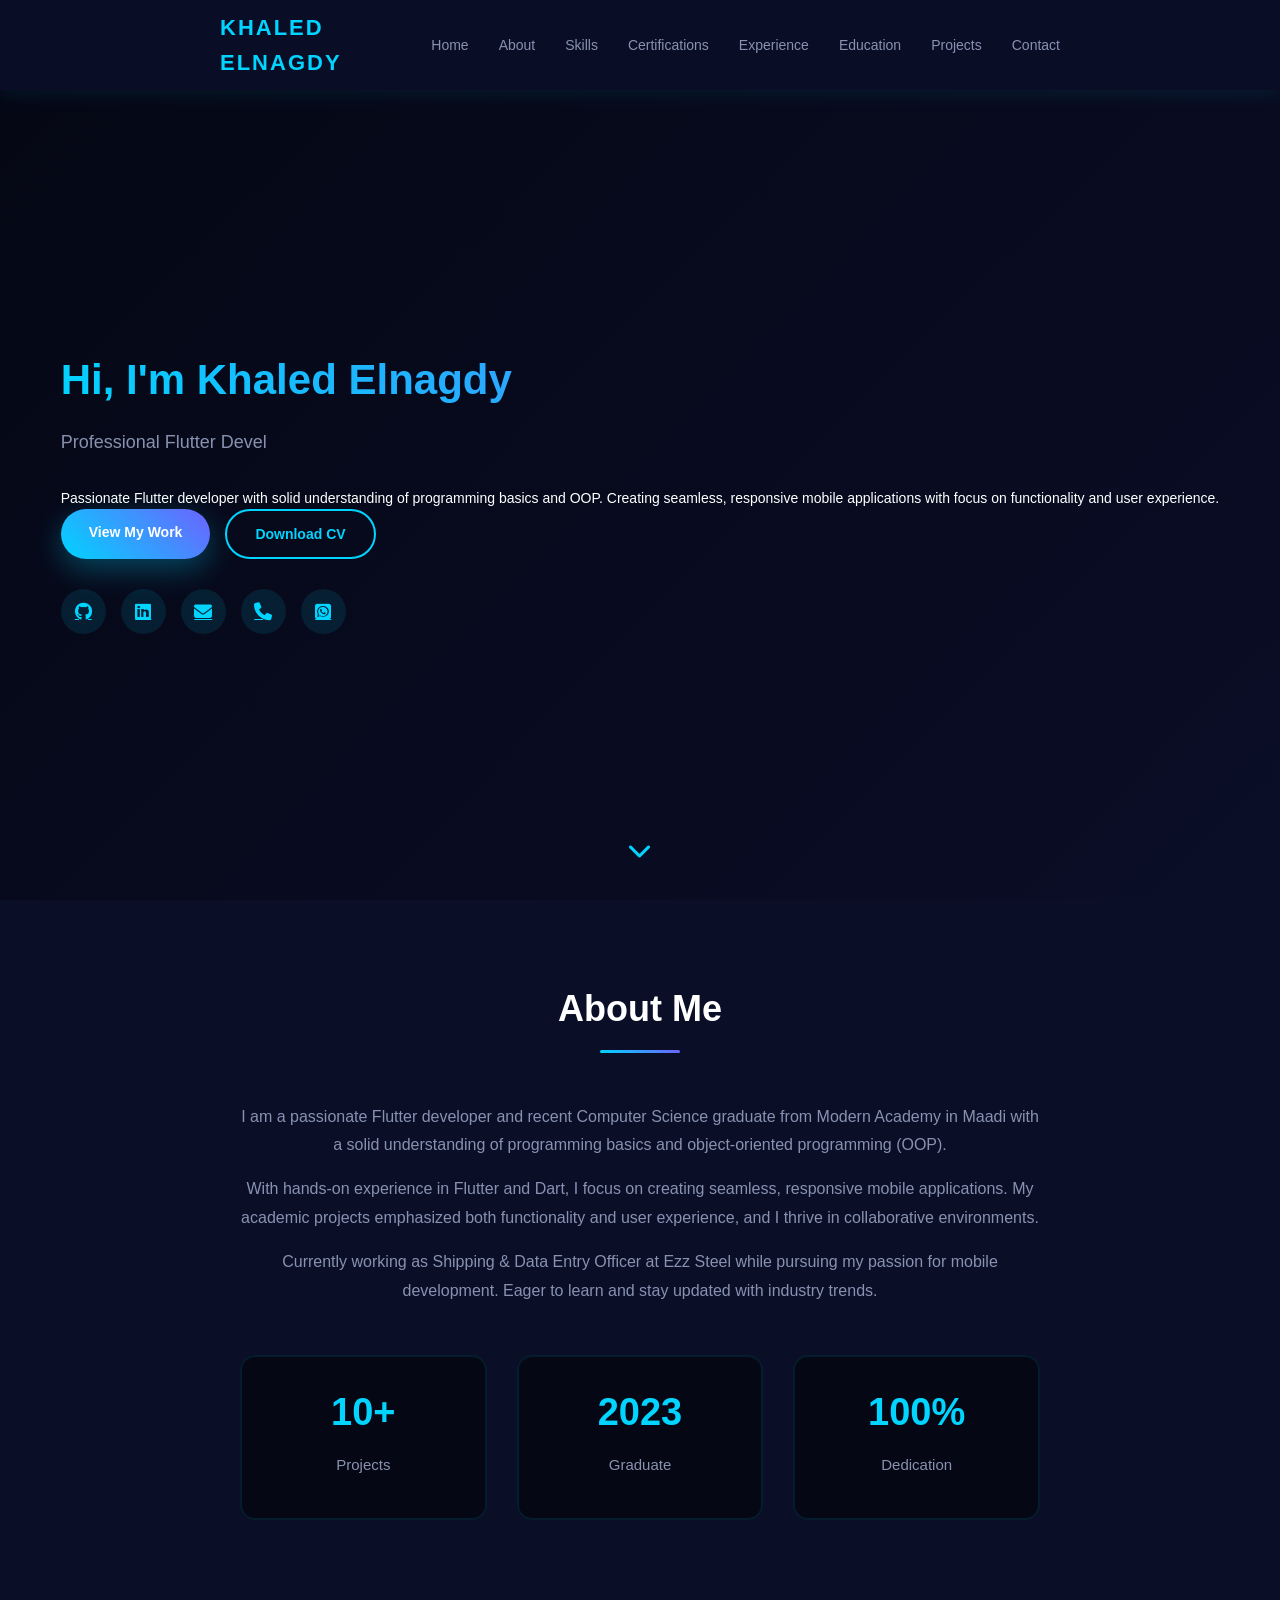
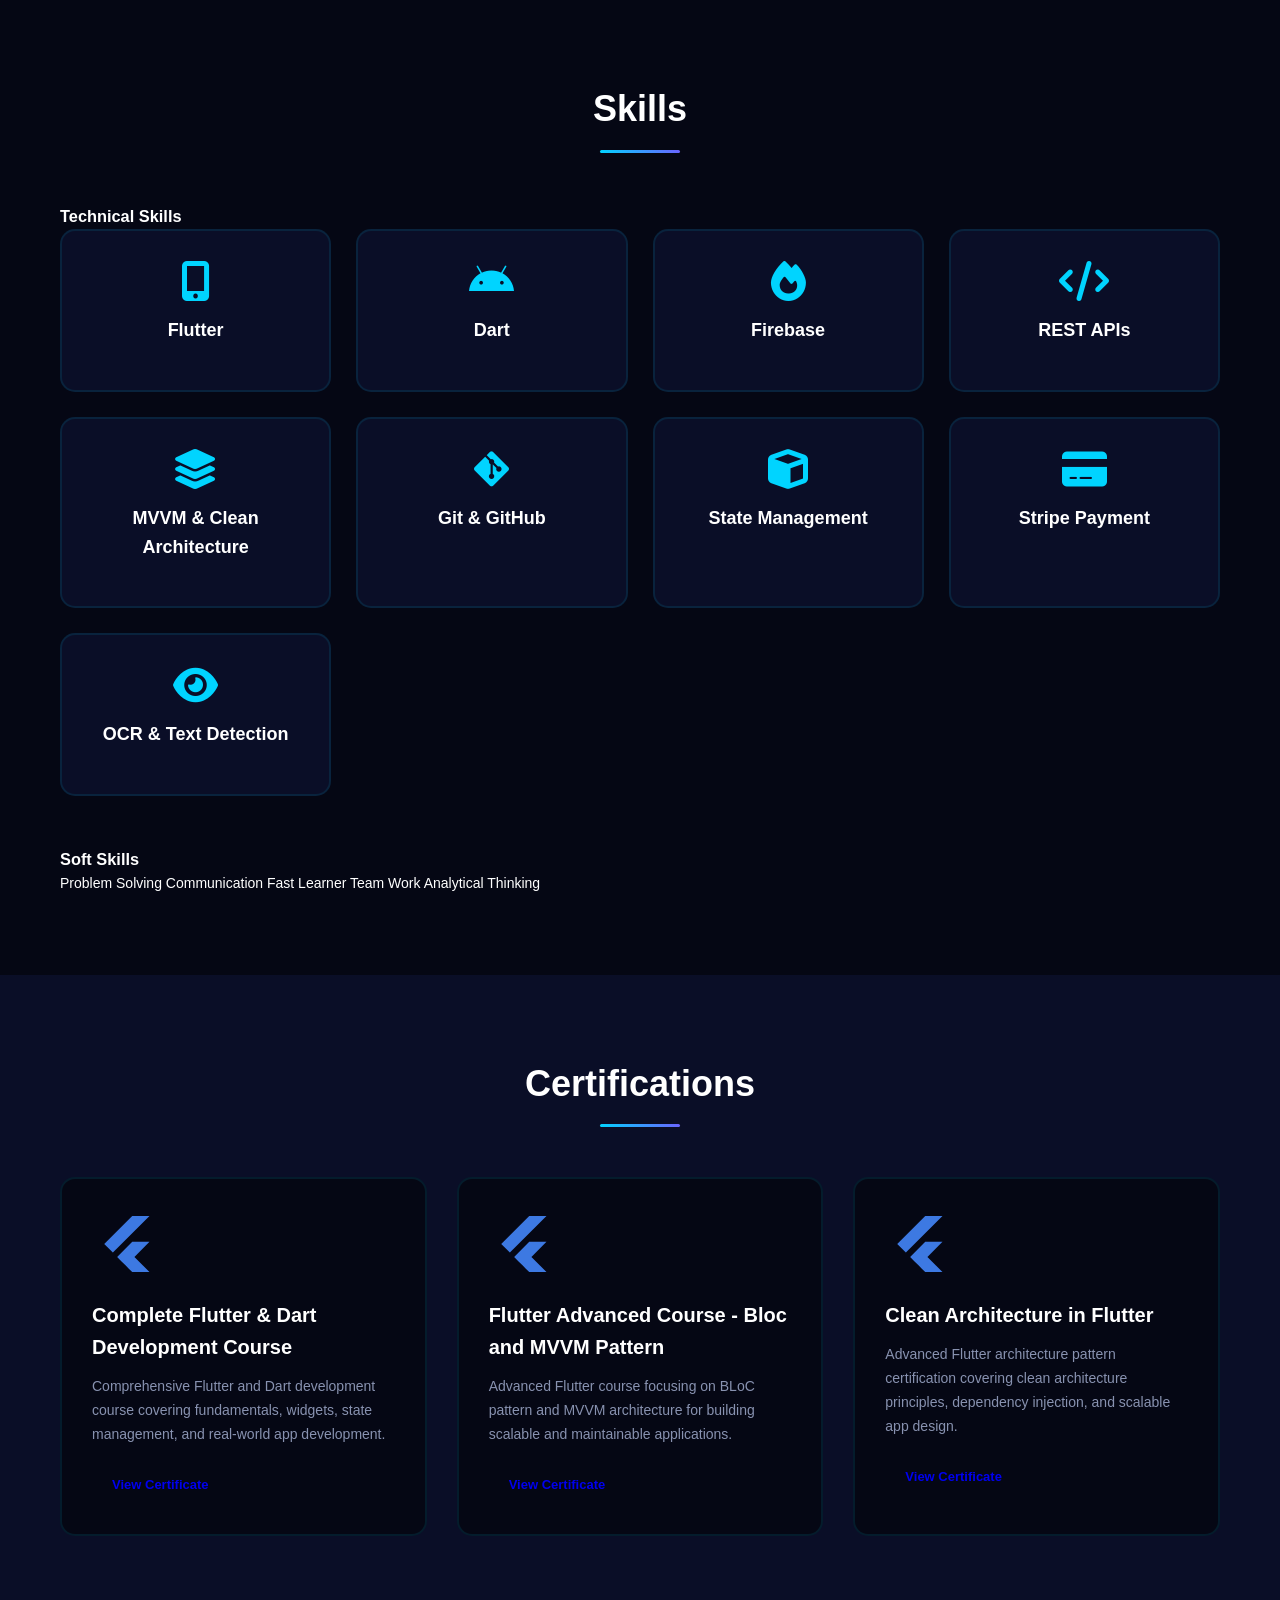
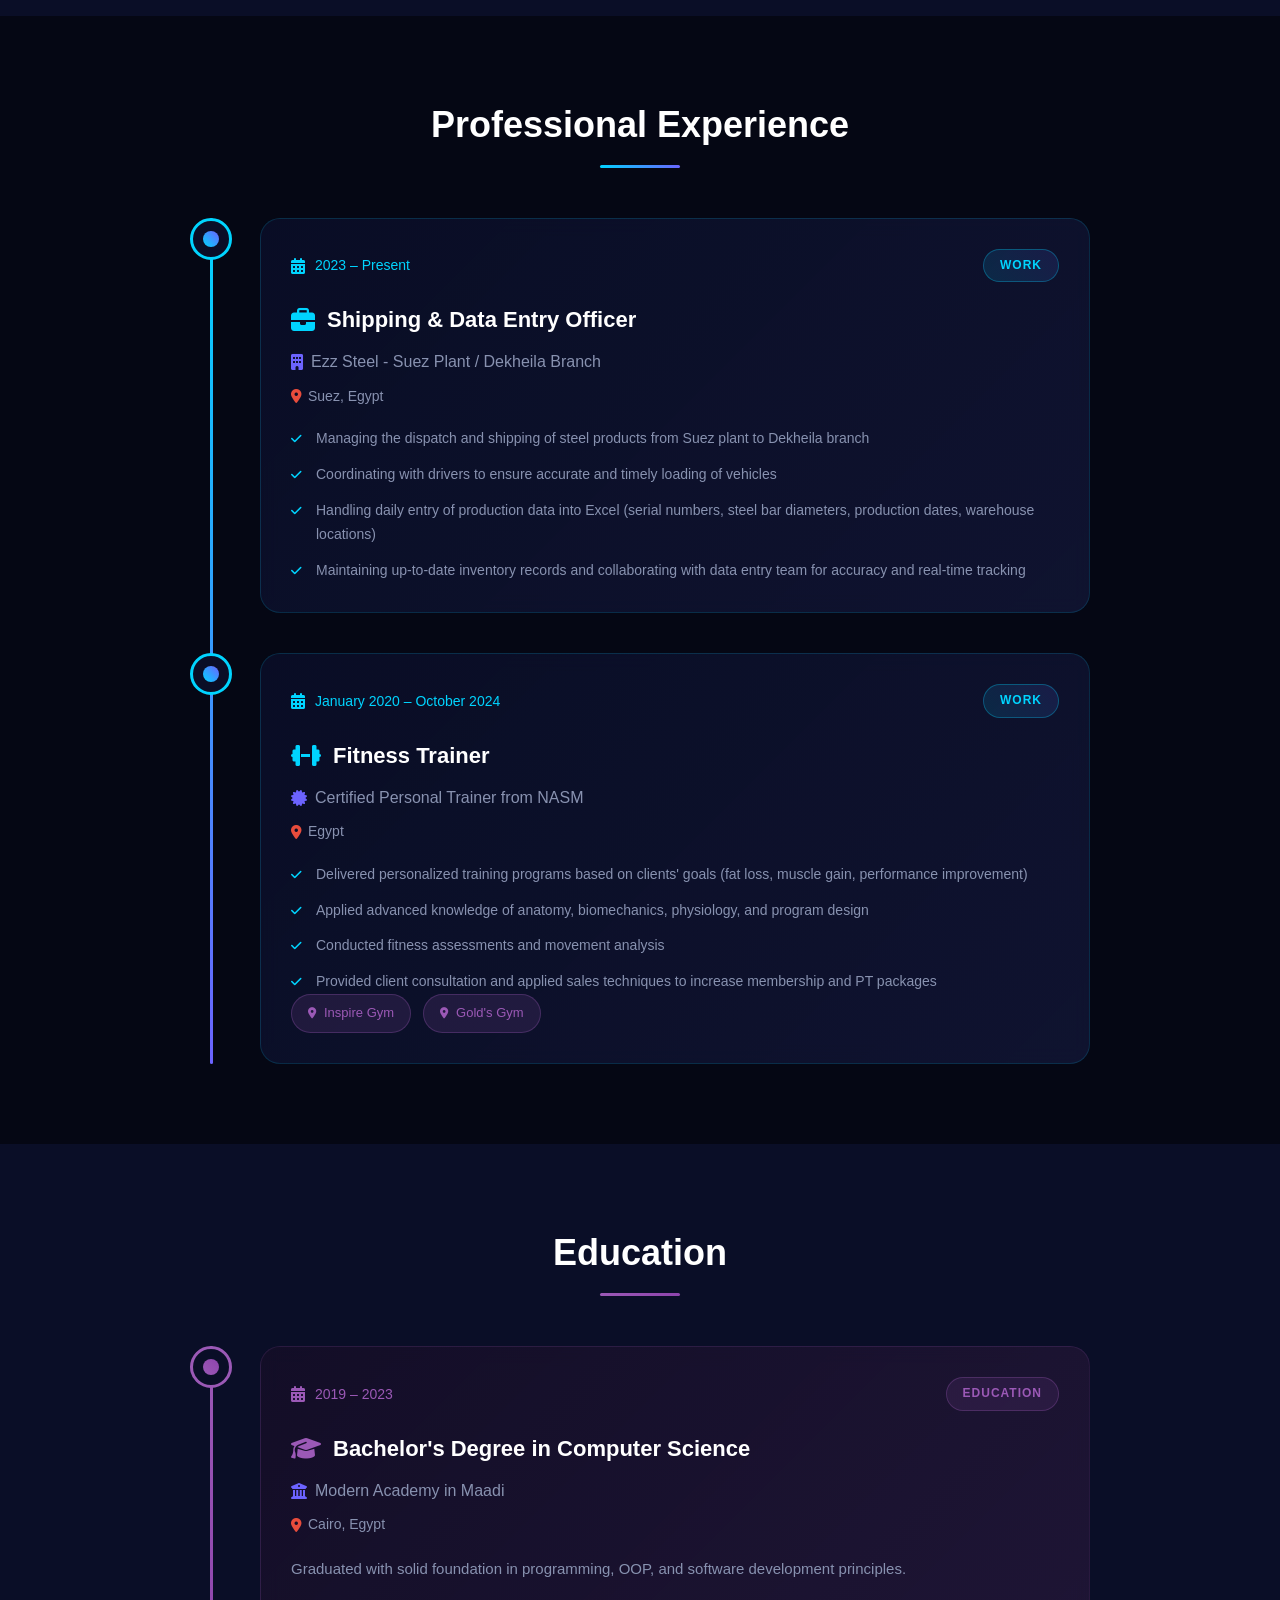
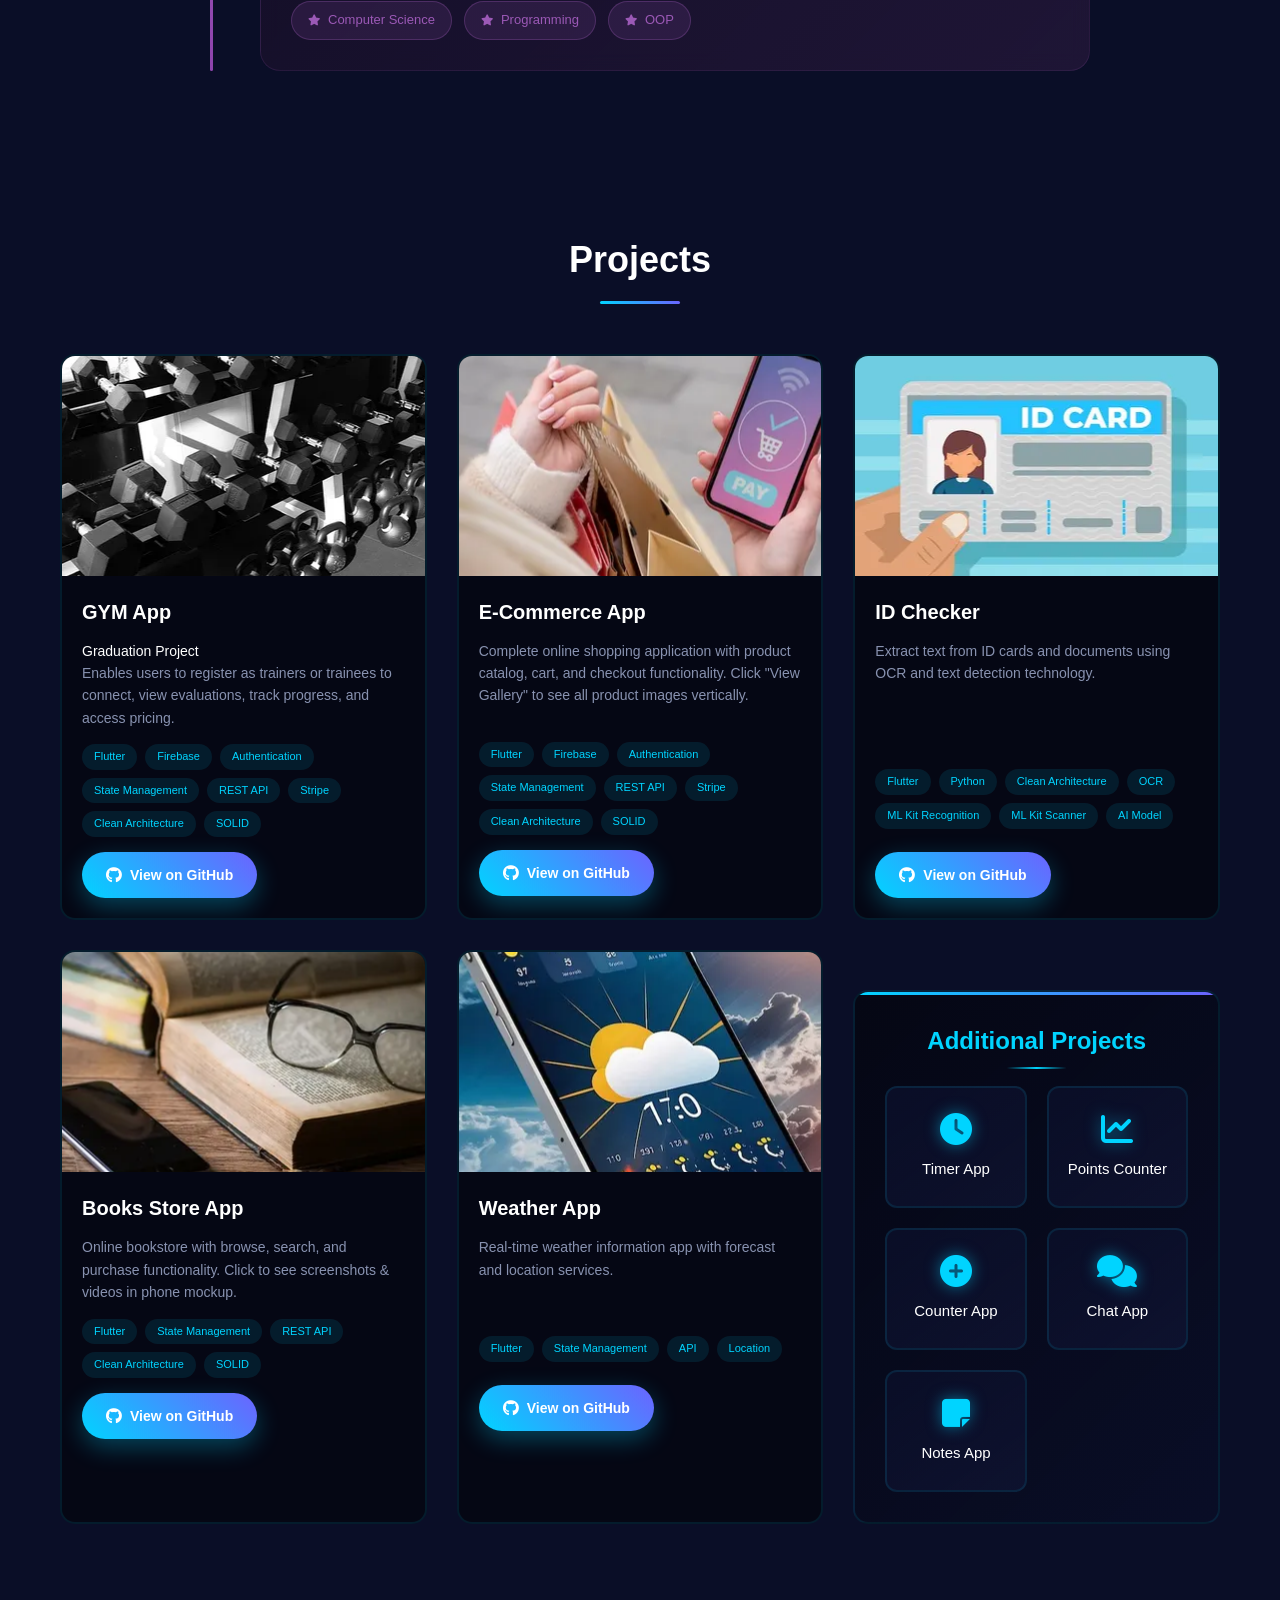
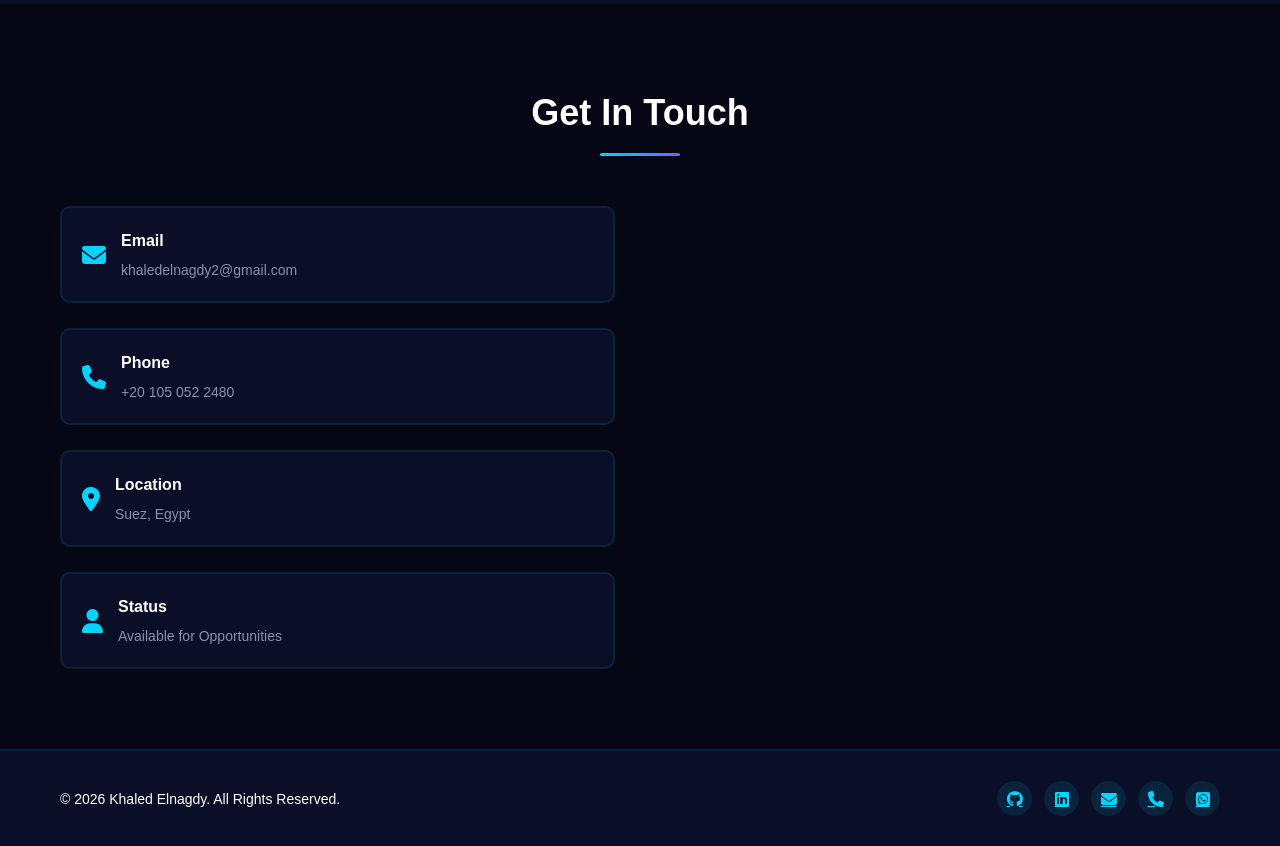
<file: index.html>
<!DOCTYPE html>
<html lang="en">
<head>
    <meta charset="UTF-8">
    <meta name="viewport" content="width=device-width, initial-scale=1.0">
    <title>Khaled Elnagdy - Flutter Developer</title>
    <link rel="stylesheet" href="style.css">
    <link rel="stylesheet" href="education-style.css">
    <link rel="stylesheet" href="https://cdnjs.cloudflare.com/ajax/libs/font-awesome/6.4.0/css/all.min.css">
</head>
<body>
    <!-- Navbar -->
    <nav class="navbar">
        <div class="container">
            <div class="logo">KHALED ELNAGDY</div>
            <ul class="nav-links">
                <li><a href="#home">Home</a></li>
                <li><a href="#about">About</a></li>
                <li><a href="#skills">Skills</a></li>
                <li><a href="#certifications">Certifications</a></li>
                <li><a href="#experience">Experience</a></li>
                <li><a href="#education">Education</a></li>
                <li><a href="#projects">Projects</a></li>
                <li><a href="#contact">Contact</a></li>
            </ul>
            <div class="hamburger" onclick="toggleMenu()">
                <span></span>
                <span></span>
                <span></span>
            </div>
        </div>
    </nav>

    <!-- Hero Section -->
    <section id="home" class="hero">
        <div class="hero-content">
            <div class="hero-text">
                <h1 class="glitch" data-text="Hi, I'm Khaled Elnagdy">Hi, I'm Khaled Elnagdy</h1>
                <p class="typewriter">Flutter Developer</p>
                <p class="hero-description">
                    Passionate Flutter developer with solid understanding of programming basics and OOP. 
                    Creating seamless, responsive mobile applications with focus on functionality and user experience.
                </p>
                <div class="hero-buttons">
                    <a href="#projects" class="btn btn-primary">View My Work</a>
                    <a href="images/Khaled_Elnagdy_April26.pdf" download class="btn btn-secondary">Download CV</a>
                </div>
                <div class="social-links">
                    <a href="https://github.com/khaledelnagdy10" target="_blank"><i class="fab fa-github"></i></a>
                    <a href="https://www.linkedin.com/in/khaled-elnagdy-2982a7276?utm_source=share&utm_campaign=share_via&utm_content=profile&utm_medium=ios_app" target="_blank"><i class="fab fa-linkedin"></i></a>
                    <a href="mailto:khaledelnagdy2@gmail.com"><i class="fas fa-envelope"></i></a>
                    <a href="tel:+201050522480"><i class="fas fa-phone"></i></a>
                    <a href="https://wa.me/message/Q3N4PANHESJLI1"><i class="fa-brands fa-square-whatsapp"></i></a>
                </div>
            </div>
        </div>
        <div class="scroll-indicator">
            <a href="#about">
                <i class="fas fa-chevron-down"></i>
            </a>
        </div>
    </section>

    <!-- About Section -->
    <section id="about" class="about">
        <div class="container">
            <h2 class="section-title">About Me</h2>
            <div class="about-content">
                <div class="about-text">
                    <p>
                        I am a passionate Flutter developer and recent Computer Science graduate from Modern Academy in Maadi 
                        with a solid understanding of programming basics and object-oriented programming (OOP).
                    </p>
                    <p>
                        With hands-on experience in Flutter and Dart, I focus on creating seamless, responsive mobile applications. 
                        My academic projects emphasized both functionality and user experience, and I thrive in collaborative environments.
                    </p>
                    <p>
                        Currently working as Shipping & Data Entry Officer at Ezz Steel while pursuing my passion for mobile development. 
                        Eager to learn and stay updated with industry trends.
                    </p>
                    <div class="stats">
                        <div class="stat">
                            <h3>10+</h3>
                            <p>Projects</p>
                        </div>
                        <div class="stat">
                            <h3>2023</h3>
                            <p>Graduate</p>
                        </div>
                        <div class="stat">
                            <h3>100%</h3>
                            <p>Dedication</p>
                        </div>
                    </div>
                </div>
            </div>
        </div>
    </section>

    <!-- Skills Section -->
    <section id="skills" class="skills">
        <div class="container">
            <h2 class="section-title">Skills</h2>
            
            <h3 class="skills-subtitle">Technical Skills</h3>
            <div class="skills-grid">
                <div class="skill-card">
                    <i class="fas fa-mobile-alt"></i>
                    <h3>Flutter</h3>
                </div>
                <div class="skill-card">
                    <i class="fab fa-android"></i>
                    <h3>Dart</h3>
                </div>
                <div class="skill-card">
                    <i class="fas fa-fire"></i>
                    <h3>Firebase</h3>
                </div>
                <div class="skill-card">
                    <i class="fas fa-code"></i>
                    <h3>REST APIs</h3>
                </div>
                <div class="skill-card">
                    <i class="fas fa-layer-group"></i>
                    <h3>MVVM & Clean Architecture</h3>
                </div>
                <div class="skill-card">
                    <i class="fab fa-git-alt"></i>
                    <h3>Git & GitHub</h3>
                </div>
                <div class="skill-card">
                    <i class="fas fa-cube"></i>
                    <h3>State Management</h3>
                </div>
                <div class="skill-card">
                    <i class="fas fa-credit-card"></i>
                    <h3>Stripe Payment</h3>
                </div>
                <div class="skill-card">
                    <i class="fas fa-eye"></i>
                    <h3>OCR & Text Detection</h3>
                </div>
            </div>

            <h3 class="skills-subtitle" style="margin-top: 50px;">Soft Skills</h3>
            <div class="soft-skills">
                <span class="soft-skill-tag">Problem Solving</span>
                <span class="soft-skill-tag">Communication</span>
                <span class="soft-skill-tag">Fast Learner</span>
                <span class="soft-skill-tag">Team Work</span>
                <span class="soft-skill-tag">Analytical Thinking</span>
            </div>
        </div>
    </section>

    <!-- Certifications Section -->
    <section id="certifications" class="certifications">
        <div class="container">
            <h2 class="section-title">Certifications</h2>
            <div class="certifications-grid">
                <div class="certification-card">
                    <div class="certification-icon">
                    </div>
                    <div class="certification-content">
                        <h3>Complete Flutter & Dart Development Course</h3>
                        <p>Comprehensive Flutter and Dart development course covering fundamentals, widgets, state management, and real-world app development.</p>
                        <a href="images/Complete Flutter & Dart Development Course.pdf" target="_blank" class="btn btn-small">View Certificate</a>
                    </div>
                </div>
                <div class="certification-card">
                    <div class="certification-icon">
                    </div>
                    <div class="certification-content">
                        <h3>Flutter Advanced Course - Bloc and MVVM Pattern</h3>
                        <p>Advanced Flutter course focusing on BLoC pattern and MVVM architecture for building scalable and maintainable applications.</p>
                        <a href="images/Flutter Advanced Course Bloc and MVVM Pattern.pdf" target="_blank" class="btn btn-small">View Certificate</a>
                    </div>
                </div>
                <div class="certification-card">
                    <div class="certification-icon">
                    </div>
                    <div class="certification-content">
                        <h3>Clean Architecture in Flutter</h3>
                        <p>Advanced Flutter architecture pattern certification covering clean architecture principles, dependency injection, and scalable app design.</p>
                        <a href="images/Clean Architecture in Flutter.pdf" target="_blank" class="btn btn-small">View Certificate</a>
                    </div>
                </div>
            </div>
        </div>
    </section>

    <!-- Experience Section -->
    <section id="experience" class="experience">
        <div class="container">
            <h2 class="section-title">Professional Experience</h2>
            <div class="experience-timeline">
                
                <!-- Experience Item 1: Current Work -->
                <div class="experience-item">
                    <div class="experience-marker">
                        <div class="marker-dot"></div>
                        <div class="marker-line"></div>
                    </div>
                    <div class="experience-card">
                        <div class="card-header">
                            <div class="experience-date">
                                <i class="fas fa-calendar-alt"></i>
                                <span>2023 – Present</span>
                            </div>
                            <span class="experience-badge work">Work</span>
                        </div>
                        <div class="experience-content">
                            <div class="title-row">
                                <i class="fas fa-briefcase"></i>
                                <h3>Shipping & Data Entry Officer</h3>
                            </div>
                            <h4 class="company"><i class="fas fa-building"></i> Ezz Steel - Suez Plant / Dekheila Branch</h4>
                            <p class="location"><i class="fas fa-map-marker-alt"></i> Suez, Egypt</p>
                            <ul class="responsibilities">
                                <li>Managing the dispatch and shipping of steel products from Suez plant to Dekheila branch</li>
                                <li>Coordinating with drivers to ensure accurate and timely loading of vehicles</li>
                                <li>Handling daily entry of production data into Excel (serial numbers, steel bar diameters, production dates, warehouse locations)</li>
                                <li>Maintaining up-to-date inventory records and collaborating with data entry team for accuracy and real-time tracking</li>
                            </ul>
                        </div>
                    </div>
                </div>

                <!-- Experience Item 2: Fitness Trainer -->
                <div class="experience-item">
                    <div class="experience-marker">
                        <div class="marker-dot"></div>
                        <div class="marker-line"></div>
                    </div>
                    <div class="experience-card">
                        <div class="card-header">
                            <div class="experience-date">
                                <i class="fas fa-calendar-alt"></i>
                                <span>January 2020 – October 2024</span>
                            </div>
                            <span class="experience-badge work">Work</span>
                        </div>
                        <div class="experience-content">
                            <div class="title-row">
                                <i class="fas fa-dumbbell"></i>
                                <h3>Fitness Trainer</h3>
                            </div>
                            <h4 class="company"><i class="fas fa-certificate"></i> Certified Personal Trainer from NASM</h4>
                            <p class="location"><i class="fas fa-map-marker-alt"></i> Egypt</p>
                            <ul class="responsibilities">
                                <li>Delivered personalized training programs based on clients' goals (fat loss, muscle gain, performance improvement)</li>
                                <li>Applied advanced knowledge of anatomy, biomechanics, physiology, and program design</li>
                                <li>Conducted fitness assessments and movement analysis</li>
                                <li>Provided client consultation and applied sales techniques to increase membership and PT packages</li>
                            </ul>
                            <div class="education-highlights">
                                <span><i class="fas fa-location-dot"></i> Inspire Gym</span>
                                <span><i class="fas fa-location-dot"></i> Gold's Gym</span>
                            </div>
                        </div>
                    </div>
                </div>

            </div>
        </div>
    </section>

    <!-- Education Section -->
    <section id="education" class="experience">
        <div class="container">
            <h2 class="section-title">Education</h2>
            <div class="experience-timeline">
                
                <!-- Education Item 1 -->
                <div class="experience-item">
                    <div class="experience-marker">
                        <div class="marker-dot"></div>
                        <div class="marker-line"></div>
                    </div>
                    <div class="experience-card">
                        <div class="card-header">
                            <div class="experience-date">
                                <i class="fas fa-calendar-alt"></i>
                                <span>2019 – 2023</span>
                            </div>
                            <span class="experience-badge education">Education</span>
                        </div>
                        <div class="experience-content">
                            <div class="title-row">
                                <i class="fas fa-graduation-cap"></i>
                                <h3>Bachelor's Degree in Computer Science</h3>
                            </div>
                            <h4 class="company"><i class="fas fa-university"></i> Modern Academy in Maadi</h4>
                            <p class="location"><i class="fas fa-map-marker-alt"></i> Cairo, Egypt</p>
                            <p class="education-description">Graduated with solid foundation in programming, OOP, and software development principles.</p>
                            <div class="education-highlights">
                                <span><i class="fas fa-star"></i> Computer Science</span>
                                <span><i class="fas fa-star"></i> Programming</span>
                                <span><i class="fas fa-star"></i> OOP</span>
                            </div>
                        </div>
                    </div>
                </div>

            </div>
        </div>
    </section>

    <!-- Projects Section -->
    <section id="projects" class="projects">
        <div class="container">
            <h2 class="section-title">Projects</h2>
            <div class="projects-grid">
                
                <!-- Project 1: GYM App -->
<div class="project-card" data-gallery="gym">
                    <div class="project-image" id="gym">
                        <div class="project-overlay">
                            <a href="#" class="btn btn-small">View Gallery</a>
                        </div>
                    </div>
                    <div class="project-info">
                        <div class="project-header">
                            <h3>GYM App</h3>
                            <span class="project-badge graduation">Graduation Project</span>
                        </div>
                        <p>Enables users to register as trainers or trainees to connect, view evaluations, track progress, and access pricing.</p>
                        <div class="project-tags">
                            <span>Flutter</span>
                            <span>Firebase</span>
                            <span>Authentication</span>
                            <span>State Management</span>
                            <span>REST API</span>
                            <span>Stripe</span>
                            <span>Clean Architecture</span>
                            <span>SOLID</span>
                        </div>
                        <a href="https://github.com/khaledelnagdy10/gym-ap-ap-ap.git" class="project-link"><i class="fab fa-github"></i> View on GitHub</a>
                    </div>
                </div>

                <!-- Project 2: E-commerce App -->
<div class="project-card" data-gallery="ecommerce">
                    <div class="project-image" id="e-commerce">
<div class="project-overlay">
                            <a href="#" class="btn btn-small" onclick="openEcommerceModal(event)">View Gallery</a>
                        </div>
                    </div>
                    <div class="project-info">
                        <h3>E-Commerce App</h3>
                        <p>Complete online shopping application with product catalog, cart, and checkout functionality. Click "View Gallery" to see all product images vertically.</p>
                        <div class="project-tags" id="koko">
                            <span>Flutter</span>
                            <span>Firebase</span>
                            <span>Authentication</span>
                            <span>State Management</span>
                            <span>REST API</span>
                            <span>Stripe</span>
                            <span>Clean Architecture</span>
                            <span>SOLID</span>
                        </div>
                        <a href="https://github.com/khaledelnagdy10/e-commerce.git" class="project-link"><i class="fab fa-github"></i> View on GitHub</a>
                    </div>
                </div>



                <!-- Project 3: Uber App -->
                <!-- <div class="project-card">
                    <div class="project-image" id="uber"> 

                        <div class="project-overlay">
                            <a href="#" class="btn btn-small">View Details</a>
                        </div>
                    </div>
                    <div class="project-info">
                        <div class="project-header">
                            <h3>Uber App</h3>
                            <span class="project-badge training">Training Project</span>
                        </div>
                        <p>Ride-sharing application clone with maps integration and real-time tracking.</p>
                        <div class="project-tags">
                            <span>Flutter</span>
                            <span>Firebase</span>
                            <span>Authentication</span>
                            <span>State Management</span>
                            <span>REST API</span>
                            <span>Stripe</span>
                            <span>Clean Architecture</span>
                            <span>SOLID</span>
                            <span>Maps</span>
                            <span>Real-time</span>
                        </div>
                        <div class="view-in-github" id="e-Commerce">
                            <a href="https://github.com/Neotin695/uber_user_app" class="project-link"><i class="fab fa-github"></i> View on GitHub</a>
                        </div>
                        
                    </div>
                </div> -->

                <!-- Project 4: ID Checker -->
<div class="project-card" data-gallery="idchecker">
                    <div class="project-image" id="idChecker">
                        <div class="project-overlay">
                            <a href="#" class="btn btn-small" onclick="openIdCheckerModal(event)">View Gallery</a>
                        </div>
                    </div>
                    <div class="project-info">
                        <h3>ID Checker</h3>
                        <p>Extract text from ID cards and documents using OCR and text detection technology.</p>
                        <div class="project-tags" id="soso">
                            <span>Flutter</span>
                            <span>Python</span>
                            <span>Clean Architecture</span>
                            <span>OCR</span>
                            <span>ML Kit Recognition</span>
                            <span>ML Kit Scanner</span>
                            <span>AI Model</span>
                            <a href="https://github.com/khaledelnagdy10/id_checker/tree/main/flutter_id_checker" class="project-link"><i class="fab fa-github"></i> View on GitHub</a>
                        </div>
                    </div>
                </div> 

                <!-- Project 5: Books Store -->
<div class="project-card" data-gallery="bookstore">
                    <div class="project-image" id="bookStore">
                        <div class="project-overlay">
                            <a href="#" class="btn btn-small" onclick="openBookStoreModal(event)">View Gallery</a>
                        </div>
                    </div>
                    <div class="project-info">
                        <h3>Books Store App</h3>
                        <p>Online bookstore with browse, search, and purchase functionality. Click to see screenshots & videos in phone mockup.</p>
                        <div class="project-tags">
                            <span>Flutter</span>
                            <span>State Management</span>
                            <span>REST API</span> 
                            <span>Clean Architecture</span>
                            <span>SOLID</span>
                        </div>
                        <a href="https://github.com/khaledelnagdy10/Bookly_app.git" class="project-link"><i class="fab fa-github"></i> View on GitHub</a>
                    </div>
                </div>

                <!-- Books Store Gallery Grid (Hidden Toggle)
                <div id="bookStoreGallery" style="display: none; grid-column: 1 / -1; margin: 20px 0; padding: 30px; background: linear-gradient(135deg, var(--darker), var(--dark)); border-radius: 20px; border: 2px solid rgba(0,212,255,0.2);">
                    <div style="display: flex; justify-content: space-between; align-items: center; margin-bottom: 25px;">
                        <h3 style="font-size: 24px; margin: 0;">📚 Books Store App Gallery</h3>
                        <button onclick="toggleBookStoreGallery()" style="padding: 10px 20px; background: var(--primary); color: white; border: none; border-radius: 25px; cursor: pointer;">Close Gallery</button>
                    </div>
                    <div class="products-grid">
                        <div class="product-container">
                            <video src="Books Store/WhatsApp Video 2026-03-15 at 11.44.30 PM.mp4" muted loop preload="metadata" playsinline class="product-image"></video>
                            <div class="product-overlay">
                                <a href="#" onclick="openBookStoreModal(event); return false;" class="btn">Phone View</a>
                            </div>
                        </div>
                        <div class="product-container">
                            <img src="Books Store/WhatsApp Image 2026-03-15 at 11.44.30 PM (1).jpeg" alt="Books Store Screen 1" class="product-image">
                            <div class="product-overlay">
                                <a href="#" onclick="openBookStoreModal(event); return false;" class="btn">Phone View</a>
                            </div>
                        </div>
                        <div class="product-container">
                            <img src="Books Store/WhatsApp Image 2026-03-15 at 11.44.30 PM.jpeg" alt="Books Store Screen 2" class="product-image">
                            <div class="product-overlay">
                                <a href="#" onclick="openBookStoreModal(event); return false;" class="btn">Phone View</a>
                            </div>
                        </div>
                        <div class="product-container">
                            <video src="Books Store/WhatsApp Video 2026-03-15 at 11.44.31 PM.mp4" muted loop preload="metadata" playsinline class="product-image"></video>
                            <div class="product-overlay">
                                <a href="#" onclick="openBookStoreModal(event); return false;" class="btn">Phone View</a>
                            </div>
                        </div>
                    </div>
                </div> -->

                <!-- Project 6: Weather App -->
<div class="project-card" data-gallery="weather">
                    <div class="project-image" id="weatherApp">
                        <div class="project-overlay">
                            <a href="#" class="btn btn-small">View Gallery</a>
                        </div>
                    </div>
                    <div class="project-info">
                        <h3>Weather App</h3>
                        <p>Real-time weather information app with forecast and location services.</p>
                        <div class="project-tags" id="popo">
                            <span>Flutter</span>
                            <span>State Management</span>
                            <span>API</span>
                            <span>Location</span>
                            <a href="https://github.com/khaledelnagdy10/weather_app.git" class="project-link"><i class="fab fa-github"></i> View on GitHub</a>
                        </div>

                        
                    </div>
                </div>

                <!-- Small Projects Grid -->
                <div class="small-projects">
                    <h3 class="small-projects-title">Additional Projects</h3>
                    <div class="small-projects-grid">
                        <div class="small-project-card">
                            <i class="fas fa-clock"></i>
                            <h4>Timer App</h4>
                        </div>
                        <div class="small-project-card">
                            <i class="fas fa-chart-line"></i>
                            <h4>Points Counter</h4>
                        </div>
                        <div class="small-project-card">
                            <i class="fas fa-plus-circle"></i>
                            <h4>Counter App</h4>
                        </div>
                        <div class="small-project-card">
                            <i class="fas fa-comments"></i>
                            <h4>Chat App</h4>
                        </div>
                        <div class="small-project-card">
                            <i class="fas fa-sticky-note"></i>
                            <h4>Notes App</h4>
                        </div>
                    </div>
                </div>

            </div>
        </div>
    </section>

    <!-- Contact Section -->
    <section id="contact" class="contact">
        <div class="container">
            <h2 class="section-title">Get In Touch</h2>
            <div class="contact-content">
                <div class="contact-info">
                    <div class="contact-item">
                        <i class="fas fa-envelope"></i>
                        <div>
                            <h4>Email</h4>
                            <p>khaledelnagdy2@gmail.com</p>
                        </div>
                    </div>
                    <div class="contact-item">
                        <i class="fas fa-phone"></i>
                        <div>
                            <h4>Phone</h4>
                            <p>+20 105 052 2480</p>
                        </div>
                    </div>
                    <div class="contact-item">
                        <i class="fas fa-map-marker-alt"></i>
                        <div>
                            <h4>Location</h4>
                            <p>Suez, Egypt</p>
                        </div>
                    </div>
                    <div class="contact-item">
                        <i class="fas fa-user"></i>
                        <div>
                            <h4>Status</h4>
                            <p>Available for Opportunities</p>
                        </div>
                    </div>
                </div>
  
            </div>
        </div>
    </section>

    <!-- Footer -->
    <footer class="footer">
        <div class="container">
            <p>&copy; 2026 Khaled Elnagdy. All Rights Reserved.</p>
            <div class="footer-social">
                <a href="https://github.com/khaledelnagdy10" target="_blank"><i class="fab fa-github"></i></a>
                <a href="https://www.linkedin.com/in/khaled-elnagdy-2982a7276?utm_source=share&utm_campaign=share_via&utm_content=profile&utm_medium=ios_app" target="_blank"><i class="fab fa-linkedin"></i></a>
                <a href="mailto:khaledelnagdy2@gmail.com"><i class="fas fa-envelope"></i></a>
                <a href="tel:+201050522480"><i class="fas fa-phone"></i></a>
                <a href="https://wa.me/message/Q3N4PANHESJLI1"><i class="fa-brands fa-square-whatsapp"></i></a>
            </div>
        </div>
    </footer>

    <script src="script.js"></script>
    <script>
        function toggleMenu() {
            const hamburger = document.querySelector('.hamburger');
            const navLinks = document.querySelector('.nav-links');
            hamburger.classList.toggle('active');
            navLinks.classList.toggle('active');
        }
        
        // Close menu when clicking on a nav link
        document.querySelectorAll('.nav-links a').forEach(link => {
            link.addEventListener('click', () => {
                document.querySelector('.nav-links').classList.remove('active');
                document.querySelector('.hamburger').classList.remove('active');
            });
        });
    </script>
</body>
</html>
</file>
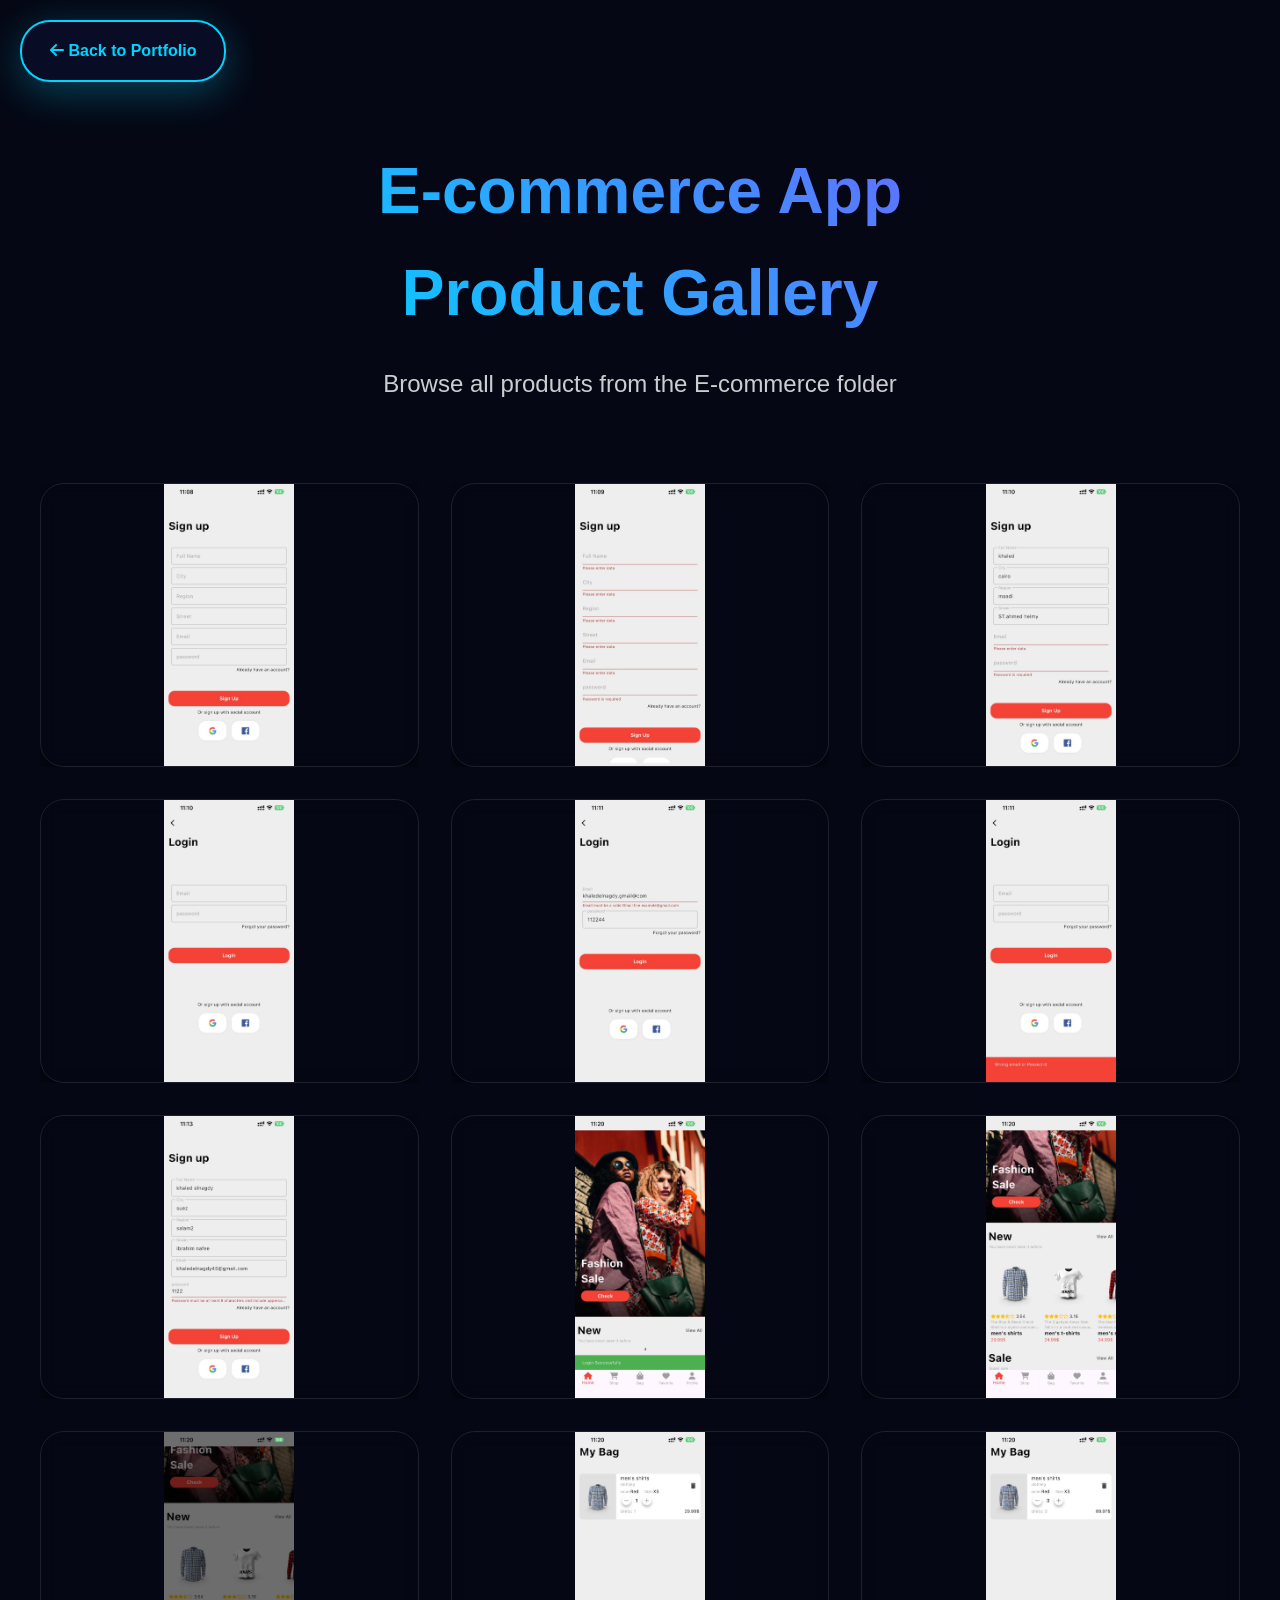
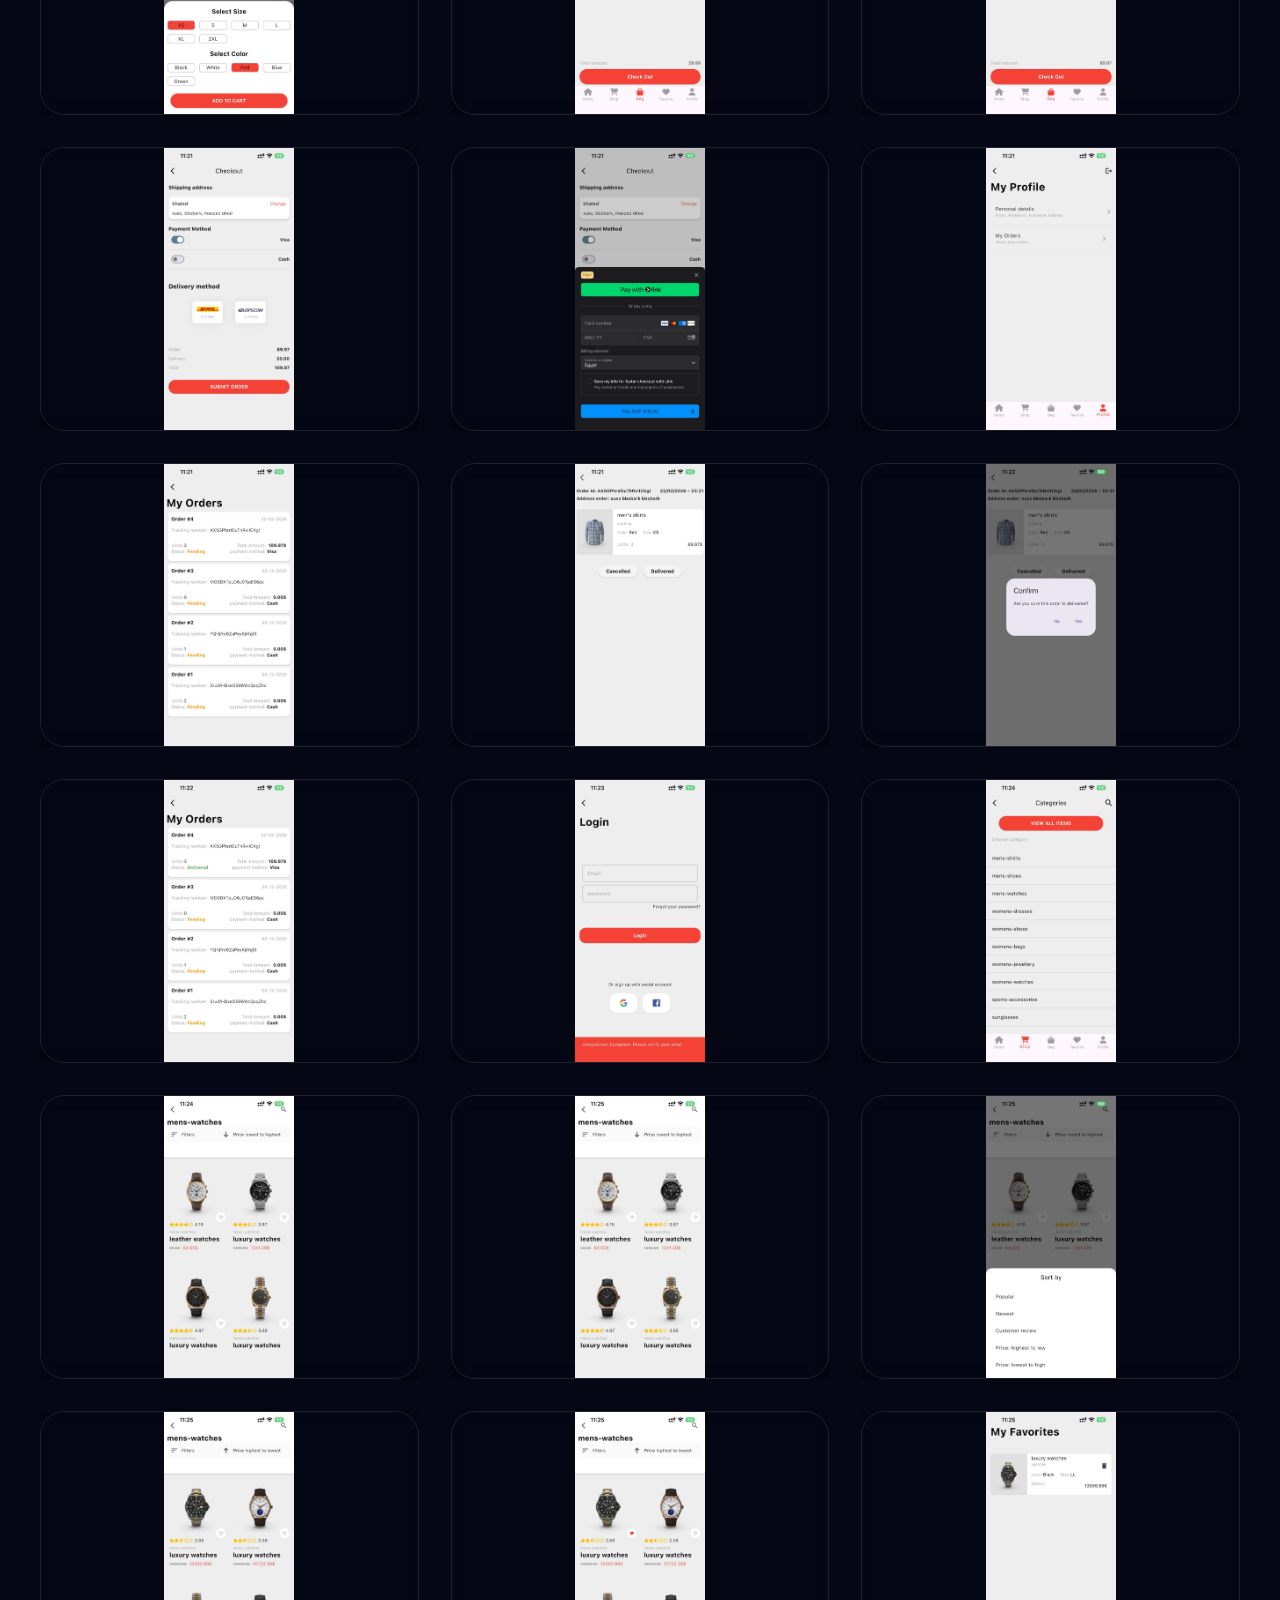
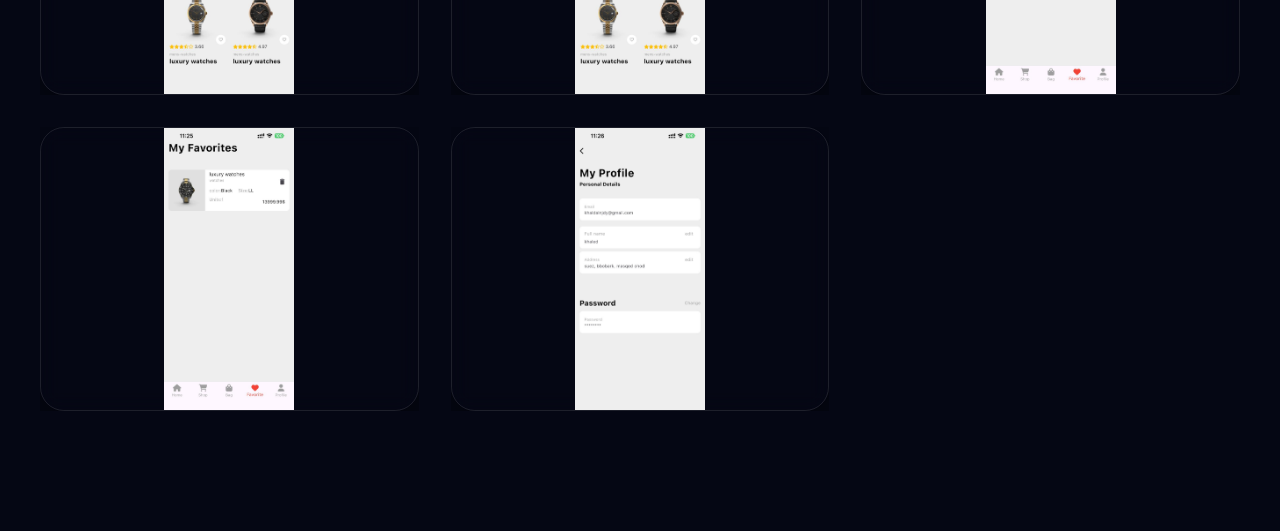
<file: ecommerce-gallery.html>
<!DOCTYPE html>
<html lang="en">
<head>
    <meta charset="UTF-8">
    <meta name="viewport" content="width=device-width, initial-scale=1.0">
    <title>E-commerce App - Product Gallery | Khaled Elnagdy</title>
    <link rel="stylesheet" href="style.css">
    <link rel="stylesheet" href="https://cdnjs.cloudflare.com/ajax/libs/font-awesome/6.4.0/css/all.min.css">
</head>
<body class="gallery-page">
    <!-- Back to Portfolio -->
    <a href="index.html" class="back-link">
        <i class="fas fa-arrow-left"></i> Back to Portfolio
    </a>

    <!-- Gallery Header -->
    <div class="gallery-header">
        <h1>E-commerce App Product Gallery</h1>
        <p>Browse all products from the E-commerce folder</p>
    </div>

    <!-- All Images Grid - Every image completely visible -->
<div class="products-grid">
        <div class="product-container">
            <img src="E-commerce/WhatsApp Image 2026-03-13 at 6.32.27 PM.jpeg" alt="Product 1" class="product-image">
            <div class="product-overlay">
                <button onclick="openEcommerceModal(event)" class="btn">View Details</button>
            </div>
        </div>
        <div class="product-container">
            <img src="E-commerce/WhatsApp Image 2026-03-13 at 6.32.27 PM (1).jpeg" alt="Product 2" class="product-image">
            <div class="product-overlay">
                <button onclick="openEcommerceModal(event)" class="btn">View Details</button>
            </div>
        </div>
        <div class="product-container">
            <img src="E-commerce/WhatsApp Image 2026-03-13 at 6.32.27 PM (2).jpeg" alt="Product 3" class="product-image">
            <div class="product-overlay">
                <button onclick="openEcommerceModal(event)" class="btn">View Details</button>
            </div>
        </div>
        <div class="product-container">
            <img src="E-commerce/WhatsApp Image 2026-03-13 at 6.32.27 PM (3).jpeg" alt="Product 4" class="product-image">
            <div class="product-overlay">
                <button onclick="openEcommerceModal(event)" class="btn">View Details</button>
            </div>
        </div>
        <div class="product-container">
            <img src="E-commerce/WhatsApp Image 2026-03-13 at 6.32.27 PM (4).jpeg" alt="Product 5" class="product-image">
            <div class="product-overlay">
                <button onclick="openEcommerceModal(event)" class="btn">View Details</button>
            </div>
        </div>
        <div class="product-container">
            <img src="E-commerce/WhatsApp Image 2026-03-13 at 6.32.27 PM (5).jpeg" alt="Product 6" class="product-image">
            <div class="product-overlay">
                <button onclick="openEcommerceModal(event)" class="btn">View Details</button>
            </div>
        </div>
        <div class="product-container">
            <img src="E-commerce/WhatsApp Image 2026-03-13 at 6.32.27 PM (6).jpeg" alt="Product 7" class="product-image">
            <div class="product-overlay">
                <button onclick="openEcommerceModal(event)" class="btn">View Details</button>
            </div>
        </div>
        <div class="product-container">
            <img src="E-commerce/WhatsApp Image 2026-03-13 at 6.32.27 PM (7).jpeg" alt="Product 8" class="product-image">
            <div class="product-overlay">
                <button onclick="openEcommerceModal(event)" class="btn">View Details</button>
            </div>
        </div>
        <div class="product-container">
            <img src="E-commerce/WhatsApp Image 2026-03-13 at 6.32.27 PM (8).jpeg" alt="Product 9" class="product-image">
            <div class="product-overlay">
                <button onclick="openEcommerceModal(event)" class="btn">View Details</button>
            </div>
        </div>
        <div class="product-container">
            <img src="E-commerce/WhatsApp Image 2026-03-13 at 6.32.27 PM (9).jpeg" alt="Product 10" class="product-image">
            <div class="product-overlay">
                <button onclick="openEcommerceModal(event)" class="btn">View Details</button>
            </div>
        </div>
        <div class="product-container">
            <img src="E-commerce/WhatsApp Image 2026-03-13 at 6.32.27 PM (10).jpeg" alt="Product 11" class="product-image">
            <div class="product-overlay">
                <button onclick="openEcommerceModal(event)" class="btn">View Details</button>
            </div>
        </div>
        <div class="product-container">
            <img src="E-commerce/WhatsApp Image 2026-03-13 at 6.32.27 PM (11).jpeg" alt="Product 12" class="product-image">
            <div class="product-overlay">
                <button onclick="openEcommerceModal(event)" class="btn">View Details</button>
            </div>
        </div>
        <div class="product-container">
            <img src="E-commerce/WhatsApp Image 2026-03-13 at 6.32.27 PM (12).jpeg" alt="Product 13" class="product-image">
            <div class="product-overlay">
                <button onclick="openEcommerceModal(event)" class="btn">View Details</button>
            </div>
        </div>
        <div class="product-container">
            <img src="E-commerce/WhatsApp Image 2026-03-13 at 6.32.27 PM (13).jpeg" alt="Product 14" class="product-image">
            <div class="product-overlay">
                <button onclick="openEcommerceModal(event)" class="btn">View Details</button>
            </div>
        </div>
        <div class="product-container">
            <img src="E-commerce/WhatsApp Image 2026-03-13 at 6.32.27 PM (14).jpeg" alt="Product 15" class="product-image">
            <div class="product-overlay">
                <button onclick="openEcommerceModal(event)" class="btn">View Details</button>
            </div>
        </div>
        <div class="product-container">
            <img src="E-commerce/WhatsApp Image 2026-03-13 at 6.32.27 PM (15).jpeg" alt="Product 16" class="product-image">
            <div class="product-overlay">
                <button onclick="openEcommerceModal(event)" class="btn">View Details</button>
            </div>
        </div>
        <div class="product-container">
            <img src="E-commerce/WhatsApp Image 2026-03-13 at 6.32.27 PM (16).jpeg" alt="Product 17" class="product-image">
            <div class="product-overlay">
                <button onclick="openEcommerceModal(event)" class="btn">View Details</button>
            </div>
        </div>
        <div class="product-container">
            <img src="E-commerce/WhatsApp Image 2026-03-13 at 6.32.27 PM (17).jpeg" alt="Product 18" class="product-image">
            <div class="product-overlay">
                <button onclick="openEcommerceModal(event)" class="btn">View Details</button>
            </div>
        </div>
        <div class="product-container">
            <img src="E-commerce/WhatsApp Image 2026-03-13 at 6.32.27 PM (18).jpeg" alt="Product 19" class="product-image">
            <div class="product-overlay">
                <button onclick="openEcommerceModal(event)" class="btn">View Details</button>
            </div>
        </div>
        <div class="product-container">
            <img src="E-commerce/WhatsApp Image 2026-03-13 at 6.32.27 PM (19).jpeg" alt="Product 20" class="product-image">
            <div class="product-overlay">
                <button onclick="openEcommerceModal(event)" class="btn">View Details</button>
            </div>
        </div>
        <div class="product-container">
            <img src="E-commerce/WhatsApp Image 2026-03-13 at 6.32.27 PM (20).jpeg" alt="Product 21" class="product-image">
            <div class="product-overlay">
                <button onclick="openEcommerceModal(event)" class="btn">View Details</button>
            </div>
        </div>
        <div class="product-container">
            <img src="E-commerce/WhatsApp Image 2026-03-13 at 6.32.27 PM (21).jpeg" alt="Product 22" class="product-image">
            <div class="product-overlay">
                <button onclick="openEcommerceModal(event)" class="btn">View Details</button>
            </div>
        </div>
        <div class="product-container">
            <img src="E-commerce/WhatsApp Image 2026-03-13 at 6.32.27 PM (22).jpeg" alt="Product 22" class="product-image">
            <div class="product-overlay">
                <button onclick="openEcommerceModal(event)" class="btn">View Details</button>
            </div>
        </div>
        <div class="product-container">
            <img src="E-commerce/WhatsApp Image 2026-03-13 at 6.32.27 PM (23).jpeg" alt="Product 24" class="product-image">
            <div class="product-overlay">
                <button onclick="openEcommerceModal(event)" class="btn">View Details</button>
            </div>
        </div>
        <div class="product-container">
            <img src="E-commerce/WhatsApp Image 2026-03-13 at 6.32.27 PM (24).jpeg" alt="Product 25" class="product-image">
            <div class="product-overlay">
                <button onclick="openEcommerceModal(event)" class="btn">View Details</button>
            </div>
        </div>
        <div class="product-container">
            <img src="E-commerce/WhatsApp Image 2026-03-13 at 6.32.27 PM (25).jpeg" alt="Product 26" class="product-image">
            <div class="product-overlay">
                <button onclick="openEcommerceModal(event)" class="btn">View Details</button>
            </div>
        </div>
        <div class="product-container">
            <img src="E-commerce/WhatsApp Image 2026-03-13 at 6.32.27 PM (26).jpeg" alt="Product 27" class="product-image">
            <div class="product-overlay">
                <button onclick="openEcommerceModal(event)" class="btn">View Details</button>
            </div>
        </div>
        <div class="product-container">
            <img src="E-commerce/WhatsApp Image 2026-03-13 at 6.32.27 PM (27).jpeg" alt="Product 28" class="product-image">
            <div class="product-overlay">
                <button onclick="openEcommerceModal(event)" class="btn">View Details</button>
            </div>
        </div>
        <div class="product-container">
            <img src="E-commerce/WhatsApp Image 2026-03-13 at 6.32.27 PM (28).jpeg" alt="Product 29" class="product-image">
            <div class="product-overlay">
                <button onclick="openEcommerceModal(event)" class="btn">View Details</button>
            </div>
        </div>
    </div>

    <style>
        .back-link {
            position: fixed;
            top: 20px;
            left: 20px;
            z-index: 1000;
            color: #00d4ff;
            text-decoration: none;
            padding: 16px 28px;
            background: rgba(10,14,39,0.9);
            border: 2px solid #00d4ff;
            border-radius: 30px;
            font-weight: 600;
            transition: all 0.4s ease;
            font-size: 16px;
            box-shadow: 0 10px 40px rgba(0,212,255,0.3);
        }

        .back-link:hover {
            background: #00d4ff;
            color: #0a0e27;
            transform: translateY(-4px);
            box-shadow: 0 20px 60px rgba(0,212,255,0.5);
        }

        .gallery-header {
            text-align: center;
            padding: 140px 40px 80px;
            max-width: 800px;
            margin: 0 auto;
        }

        .gallery-header h1 {
            font-size: clamp(36px, 8vw, 64px);
            background: linear-gradient(45deg, #00d4ff, #6c63ff);
            -webkit-background-clip: text;
            background-clip: text;
            -webkit-text-fill-color: transparent;
            margin-bottom: 20px;
        }

        .gallery-header p {
            font-size: clamp(18px, 4vw, 24px);
            color: rgba(255,255,255,0.8);
        }

        .products-grid {
            display: grid;
            grid-template-columns: repeat(auto-fit, minmax(350px, 1fr));
            gap: 32px;
            max-width: 1600px;
            margin: 0 auto;
            padding: 0 40px 120px;
        }

        .product-image {
            width: 100%;
            height: auto;
            aspect-ratio: 4/3;
            object-fit: contain;
            border-radius: 24px;
            box-shadow: 0 30px 80px rgba(0,0,0,0.6);
            transition: all 0.6s cubic-bezier(0.23, 1, 0.32, 1);
            border: 1px solid rgba(255,255,255,0.1);
            backdrop-filter: blur(10px);
            display: block;
        }

        .product-image:hover {
            transform: scale(1.05) rotate(1deg);
            box-shadow: 0 50px 120px rgba(0,212,255,0.5);
            border-color: #00d4ff;
        }

        @media (max-width: 1200px) {
            .products-grid {
                grid-template-columns: repeat(auto-fit, minmax(320px, 1fr));
                gap: 28px;
                padding: 0 32px 100px;
            }
        }

        @media (max-width: 768px) {
            .products-grid {
                grid-template-columns: 1fr;
                gap: 24px;
                padding: 0 24px 80px;
                margin-top: 80px;
            }
        }

        /* Smooth scroll */
        html {
            scroll-behavior: smooth;
        }

        /* Custom scrollbar */
        ::-webkit-scrollbar {
            width: 12px;
        }

        ::-webkit-scrollbar-track {
            background: rgba(255,255,255,0.08);
        }

        ::-webkit-scrollbar-thumb {
            background: linear-gradient(#00d4ff, #6c63ff);
            border-radius: 10px;
            border: 3px solid rgba(255,255,255,0.1);
        }

        ::-webkit-scrollbar-thumb:hover {
            background: linear-gradient(#6c63ff, #00d4ff);
        }
        <!-- E-commerce Vertical Gallery Modal -->
        <div id="ecommerceModal">
            <div class="modal-content">
                <div class="modal-header">
                    <h2 class="modal-title">E-commerce Product Gallery</h2>
                    <button class="modal-close" onclick="closeEcommerceModal()">
                        <i class="fas fa-times"></i>
                    </button>
                </div>
                <div class="vertical-gallery">
                    <img src="E-commerce/WhatsApp Image 2026-03-13 at 6.32.27 PM.jpeg" alt="Product 1" class="gallery-image">
                    <img src="E-commerce/WhatsApp Image 2026-03-13 at 6.32.27 PM (1).jpeg" alt="Product 2" class="gallery-image">
                    <img src="E-commerce/WhatsApp Image 2026-03-13 at 6.32.27 PM (2).jpeg" alt="Product 3" class="gallery-image">
                    <img src="E-commerce/WhatsApp Image 2026-03-13 at 6.32.27 PM (3).jpeg" alt="Product 4" class="gallery-image">
                    <img src="E-commerce/WhatsApp Image 2026-03-13 at 6.32.27 PM (4).jpeg" alt="Product 5" class="gallery-image">
                    <img src="E-commerce/WhatsApp Image 2026-03-13 at 6.32.27 PM (5).jpeg" alt="Product 6" class="gallery-image">
                    <img src="E-commerce/WhatsApp Image 2026-03-13 at 6.32.27 PM (6).jpeg" alt="Product 7" class="gallery-image">
                    <img src="E-commerce/WhatsApp Image 2026-03-13 at 6.32.27 PM (7).jpeg" alt="Product 8" class="gallery-image">
                    <img src="E-commerce/WhatsApp Image 2026-03-13 at 6.32.27 PM (8).jpeg" alt="Product 9" class="gallery-image">
                    <img src="E-commerce/WhatsApp Image 2026-03-13 at 6.32.27 PM (9).jpeg" alt="Product 10" class="gallery-image">
                    <img src="E-commerce/WhatsApp Image 2026-03-13 at 6.32.27 PM (10).jpeg" alt="Product 11" class="gallery-image">
                    <img src="E-commerce/WhatsApp Image 2026-03-13 at 6.32.27 PM (11).jpeg" alt="Product 12" class="gallery-image">
                    <img src="E-commerce/WhatsApp Image 2026-03-13 at 6.32.27 PM (12).jpeg" alt="Product 13" class="gallery-image">
                    <img src="E-commerce/WhatsApp Image 2026-03-13 at 6.32.27 PM (13).jpeg" alt="Product 14" class="gallery-image">
                    <img src="E-commerce/WhatsApp Image 2026-03-13 at 6.32.27 PM (14).jpeg" alt="Product 15" class="gallery-image">
                    <img src="E-commerce/WhatsApp Image 2026-03-13 at 6.32.27 PM (15).jpeg" alt="Product 16" class="gallery-image">
                    <img src="E-commerce/WhatsApp Image 2026-03-13 at 6.32.27 PM (16).jpeg" alt="Product 17" class="gallery-image">
                    <img src="E-commerce/WhatsApp Image 2026-03-13 at 6.32.27 PM (17).jpeg" alt="Product 18" class="gallery-image">
                    <img src="E-commerce/WhatsApp Image 2026-03-13 at 6.32.27 PM (18).jpeg" alt="Product 19" class="gallery-image">
                    <img src="E-commerce/WhatsApp Image 2026-03-13 at 6.32.27 PM (19).jpeg" alt="Product 20" class="gallery-image">
                    <img src="E-commerce/WhatsApp Image 2026-03-13 at 6.32.27 PM (20).jpeg" alt="Product 21" class="gallery-image">
                    <img src="E-commerce/WhatsApp Image 2026-03-13 at 6.32.27 PM (21).jpeg" alt="Product 22" class="gallery-image">
                    <img src="E-commerce/WhatsApp Image 2026-03-13 at 6.32.27 PM (22).jpeg" alt="Product 23" class="gallery-image">
                    <img src="E-commerce/WhatsApp Image 2026-03-13 at 6.32.27 PM (23).jpeg" alt="Product 24" class="gallery-image">
                    <img src="E-commerce/WhatsApp Image 2026-03-13 at 6.32.27 PM (24).jpeg" alt="Product 25" class="gallery-image">
                    <img src="E-commerce/WhatsApp Image 2026-03-13 at 6.32.27 PM (25).jpeg" alt="Product 26" class="gallery-image">
                    <img src="E-commerce/WhatsApp Image 2026-03-13 at 6.32.27 PM (26).jpeg" alt="Product 27" class="gallery-image">
                    <img src="E-commerce/WhatsApp Image 2026-03-13 at 6.32.27 PM (27).jpeg" alt="Product 28" class="gallery-image">
                    <img src="E-commerce/WhatsApp Image 2026-03-13 at 6.32.27 PM (28).jpeg" alt="Product 29" class="gallery-image">
                </div>
            </div>
        </div>
    </style>

    <script src="script.js"></script>
</body>
</html>
</file>
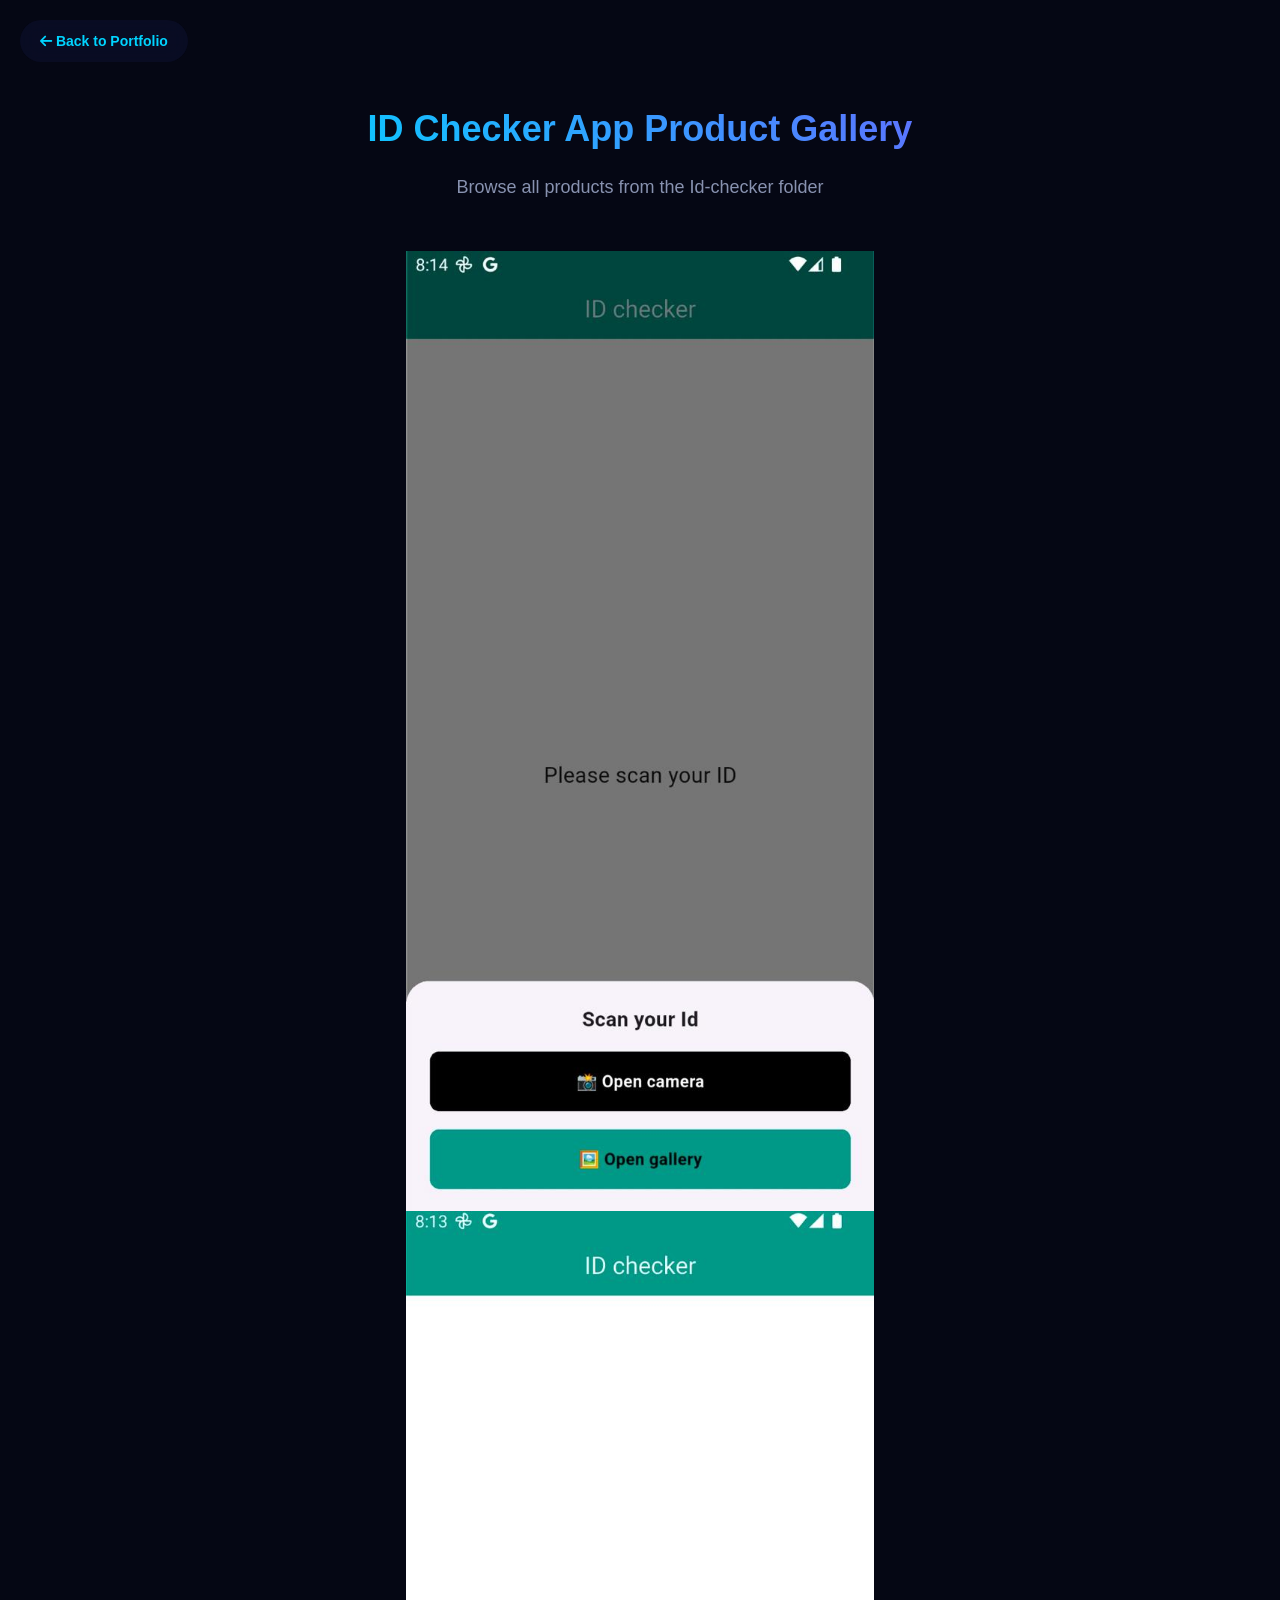
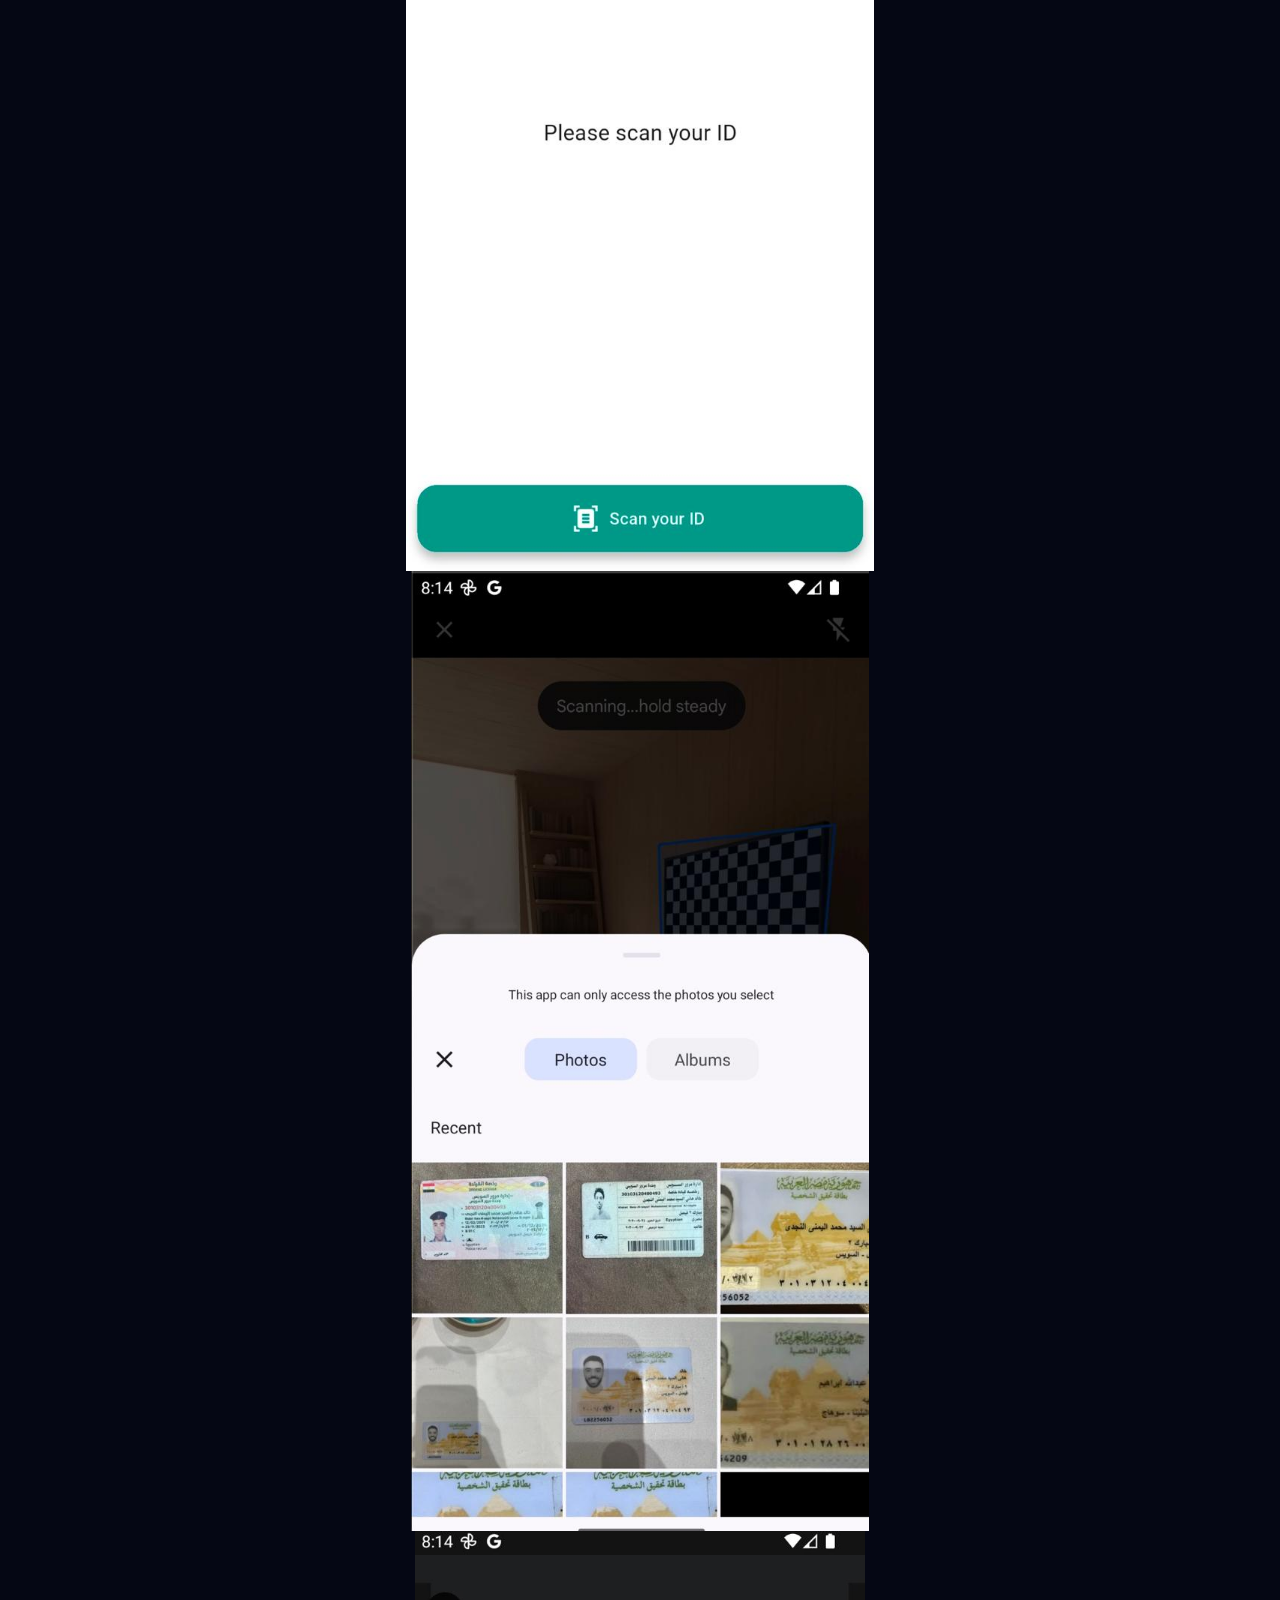
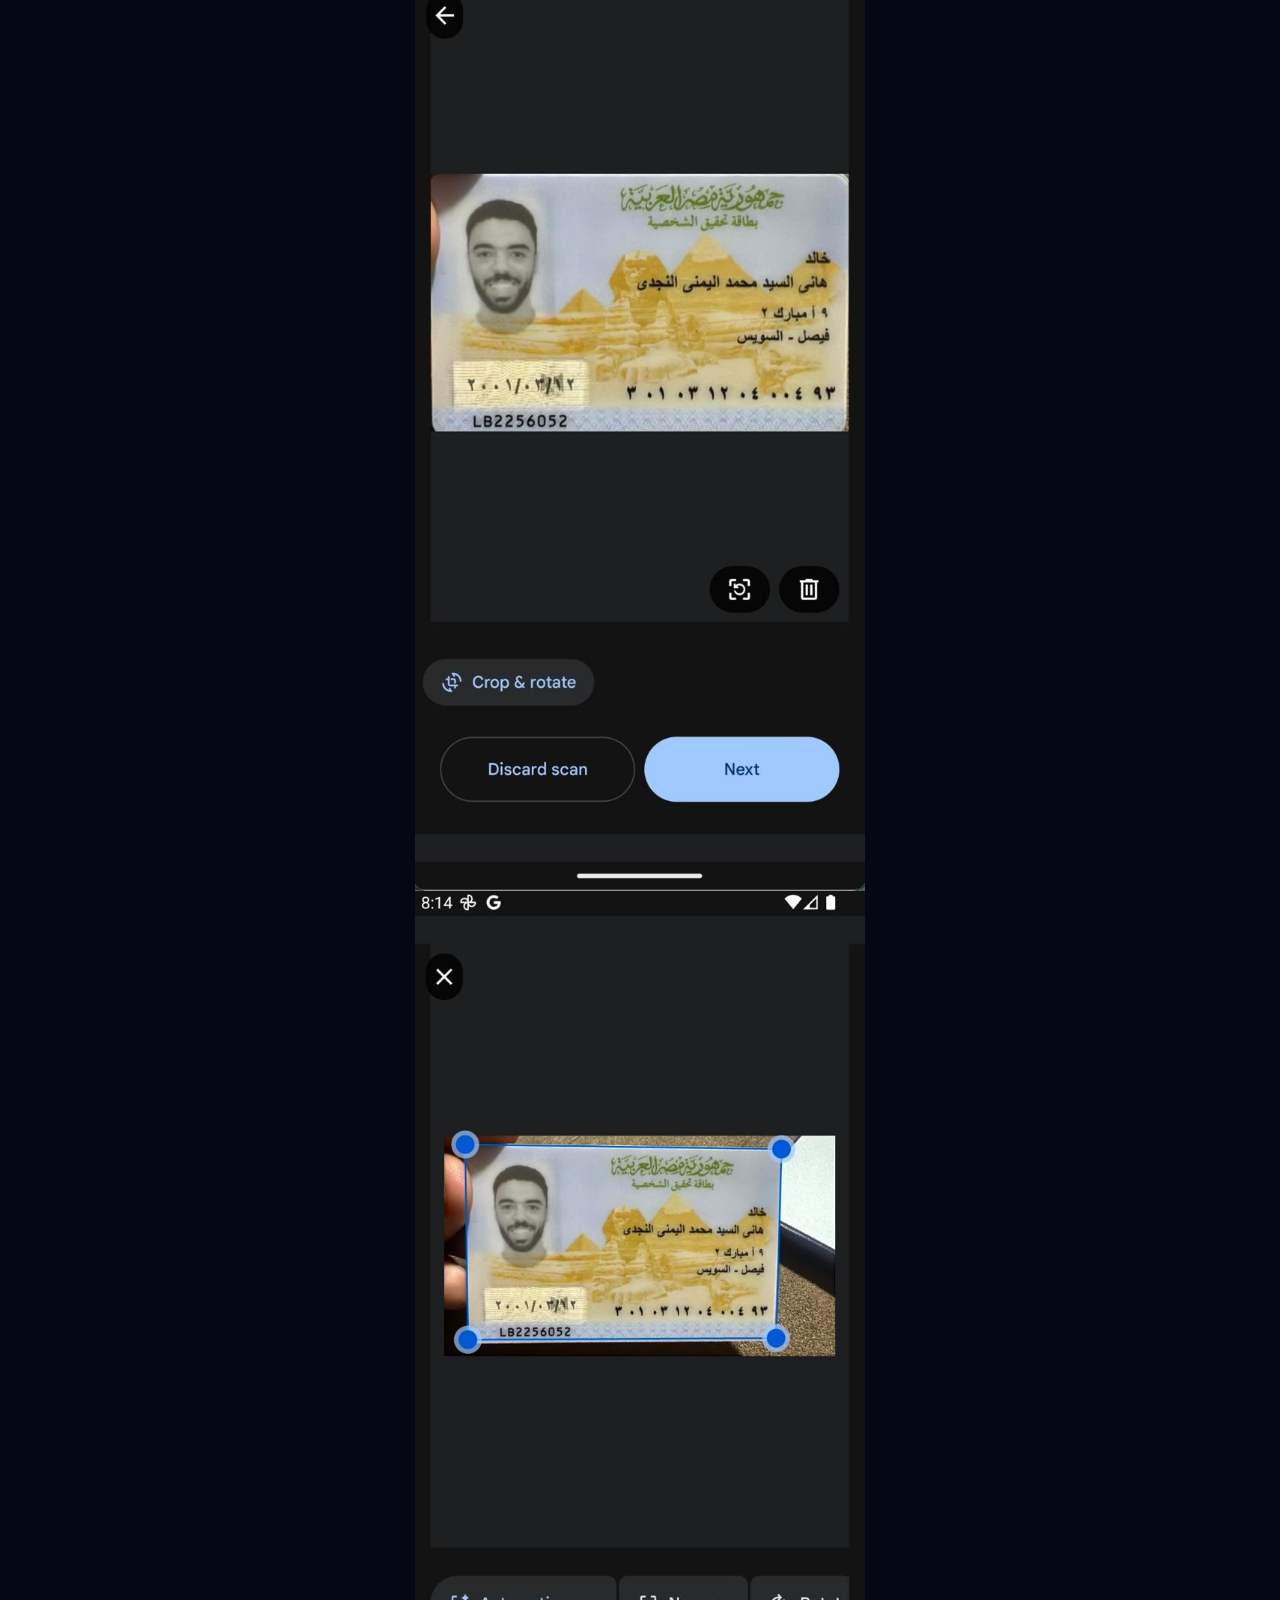
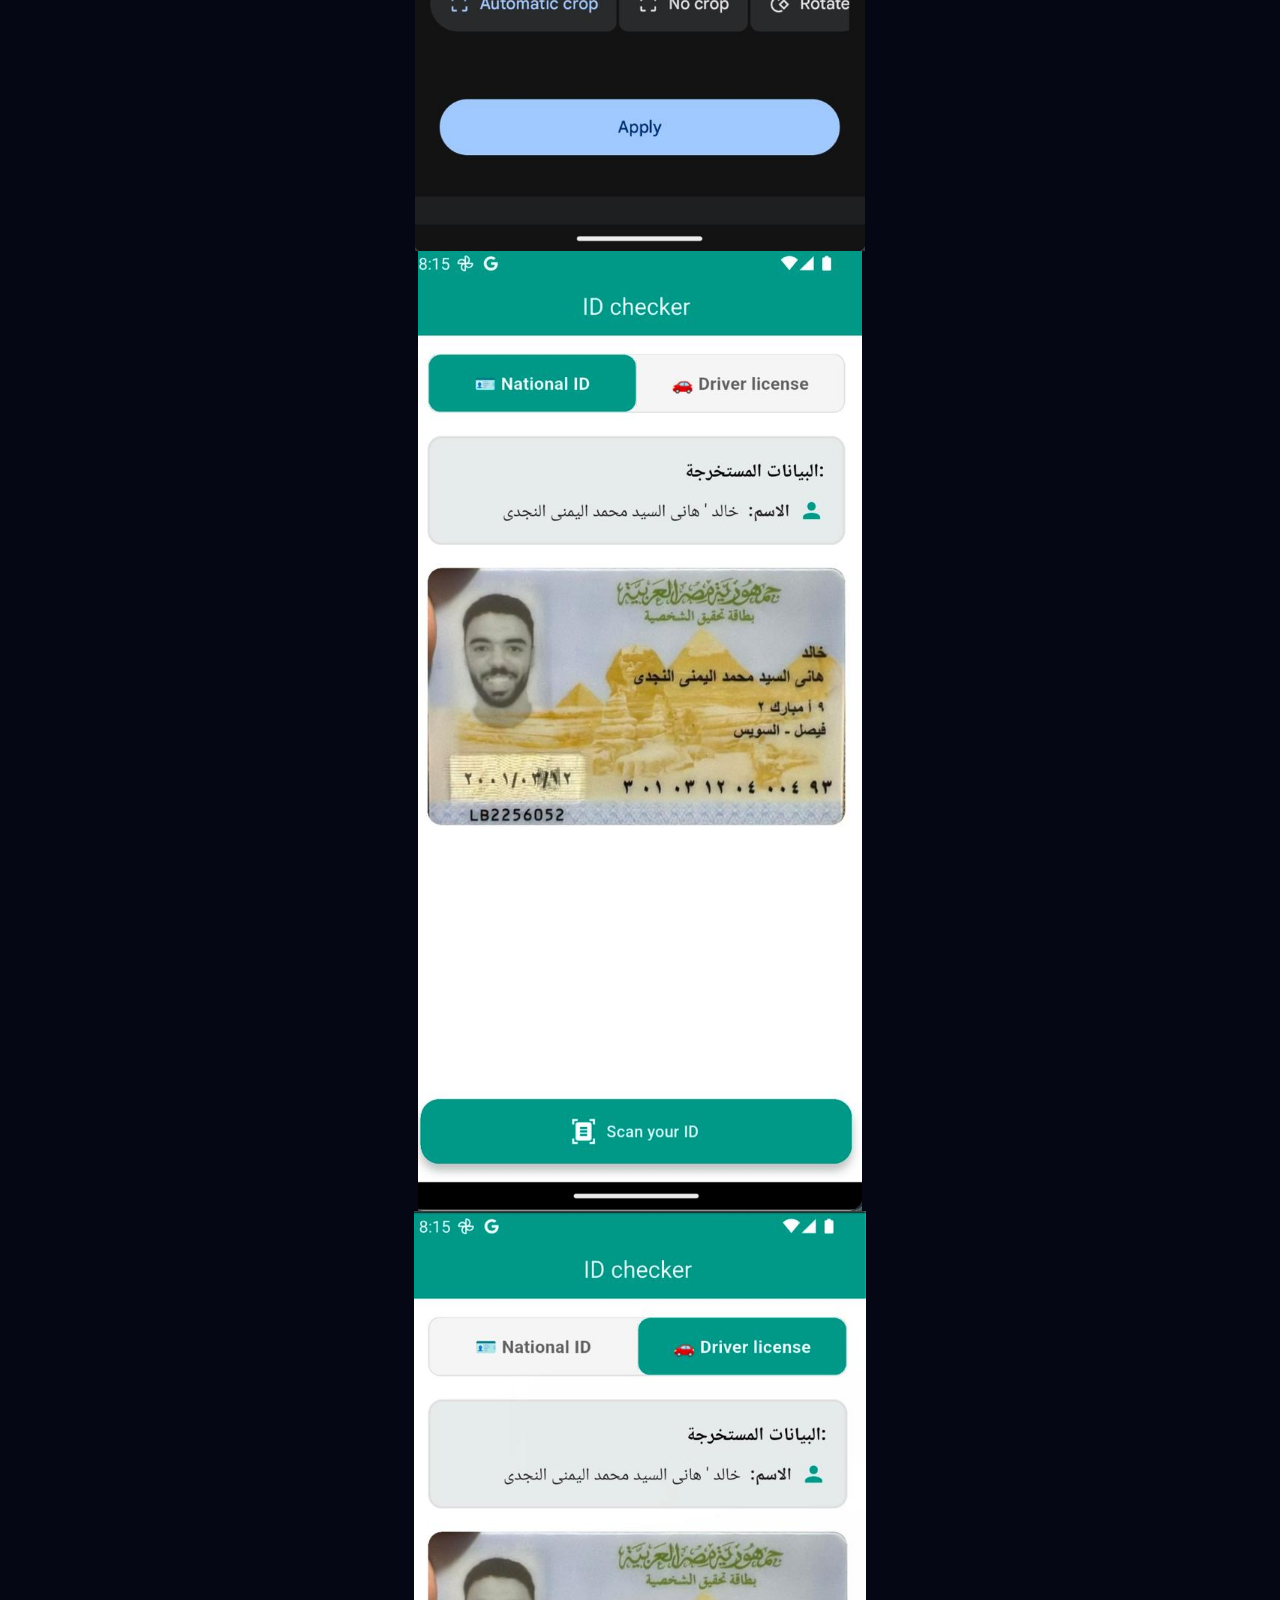
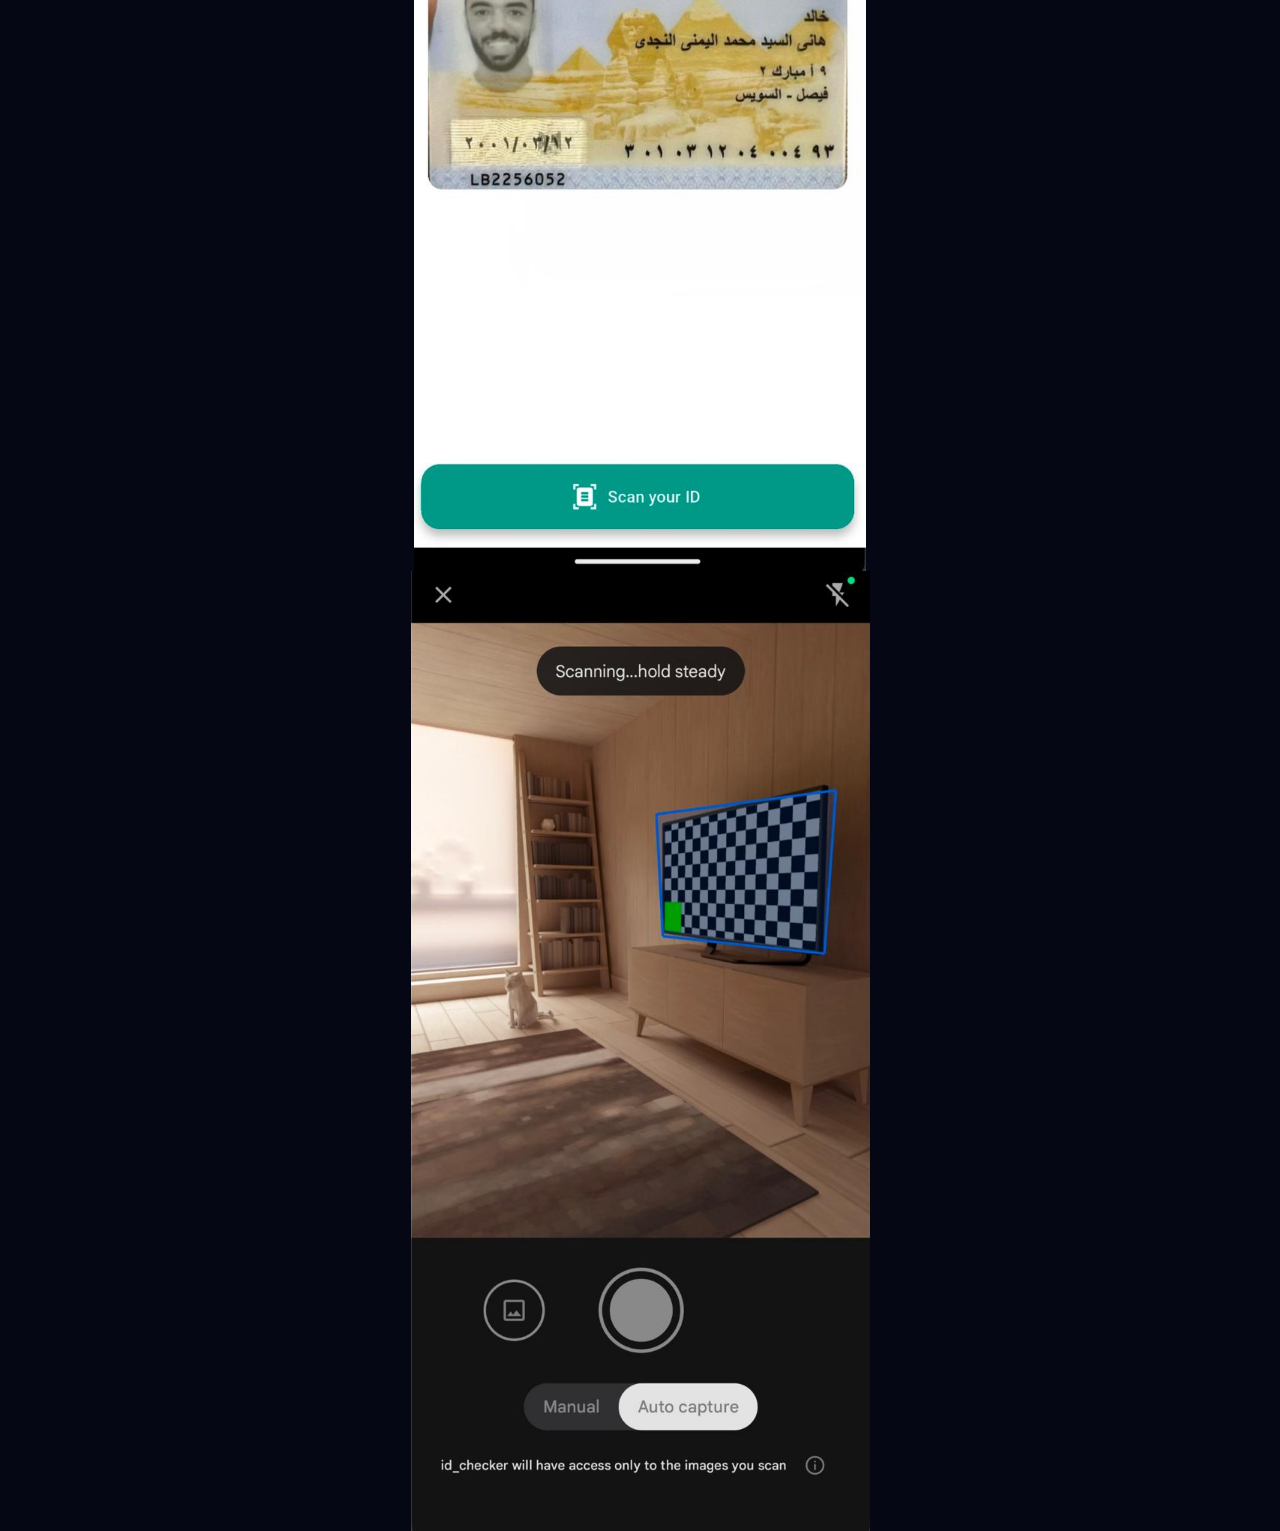
<file: id-checker-gallery.html>
<!DOCTYPE html>
<html lang="en">
<head>
    <meta charset="UTF-8">
    <meta name="viewport" content="width=device-width, initial-scale=1.0">
    <title>ID Checker App - Product Gallery | Khaled Elnagdy</title>
    <link rel="stylesheet" href="style.css">
    <link rel="stylesheet" href="https://cdnjs.cloudflare.com/ajax/libs/font-awesome/6.4.0/css/all.min.css">
</head>
<body class="gallery-page">
    <!-- Back to Portfolio -->
    <a href="index.html" class="back-link">
        <i class="fas fa-arrow-left"></i> Back to Portfolio
    </a>

    <!-- Gallery Header -->
    <div class="gallery-header">
        <h1>ID Checker App Product Gallery</h1>
        <p>Browse all products from the Id-checker folder</p>
    </div>

    <!-- All Images Grid - Every image completely visible -->
<div class="products-grid">
        <div class="product-container">
            <img src="Id-checker/WhatsApp Image 2026-03-13 at 8.28.31 PM (1).jpeg" alt="Product 1" class="product-image">
            <div class="product-overlay">
                <button onclick="openIdCheckerModal(event)" class="btn">View Details</button>
            </div>
        </div>
        <div class="product-container">
            <img src="Id-checker/WhatsApp Image 2026-03-13 at 8.28.31 PM.jpeg" alt="Product 2" class="product-image">
            <div class="product-overlay">
                <button onclick="openIdCheckerModal(event)" class="btn">View Details</button>
            </div>
        </div>
        <div class="product-container">
            <img src="Id-checker/WhatsApp Image 2026-03-13 at 8.28.32 PM (1).jpeg" alt="Product 3" class="product-image">
            <div class="product-overlay">
                <button onclick="openIdCheckerModal(event)" class="btn">View Details</button>
            </div>
        </div>
        <div class="product-container">
            <img src="Id-checker/WhatsApp Image 2026-03-13 at 8.28.32 PM (2).jpeg" alt="Product 4" class="product-image">
            <div class="product-overlay">
                <button onclick="openIdCheckerModal(event)" class="btn">View Details</button>
            </div>
        </div>
        <div class="product-container">
            <img src="Id-checker/WhatsApp Image 2026-03-13 at 8.28.32 PM (3).jpeg" alt="Product 5" class="product-image">
            <div class="product-overlay">
                <button onclick="openIdCheckerModal(event)" class="btn">View Details</button>
            </div>
        </div>
        <div class="product-container">
            <img src="Id-checker/WhatsApp Image 2026-03-13 at 8.28.32 PM (4).jpeg" alt="Product 6" class="product-image">
            <div class="product-overlay">
                <button onclick="openIdCheckerModal(event)" class="btn">View Details</button>
            </div>
        </div>
        <div class="product-container">
            <img src="Id-checker/WhatsApp Image 2026-03-13 at 8.28.32 PM (5).jpeg" alt="Product 7" class="product-image">
            <div class="product-overlay">
                <button onclick="openIdCheckerModal(event)" class="btn">View Details</button>
            </div>
        </div>
        <div class="product-container">
            <img src="Id-checker/WhatsApp Image 2026-03-13 at 8.28.32 PM.jpeg" alt="Product 8" class="product-image">
            <div class="product-overlay">
                <button onclick="openIdCheckerModal(event)" class="btn">View Details</button>
            </div>
        </div>
    </div>

    <script src="script.js"></script>
</body>
</html>
</file>
<file: style.css>
* {
    margin: 0;
    padding: 0;
    box-sizing: border-box;
}

:root {
    --primary: #00d4ff;
    --secondary: #6c63ff;
    --dark: #0a0e27;
    --darker: #050714;
    --light: #ffffff;
    --gray: #8892b0;
}

body {
    font-family: 'Segoe UI', Tahoma, Geneva, Verdana, sans-serif;
    background: var(--darker);
    color: var(--light);
    line-height: 1.6;
    overflow-x: hidden;
    font-size: 14px;
}


.container {
    max-width: 1200px;
    margin: 0 auto;
    padding: 0 20px;
}

/* Navbar */
.navbar {
    padding: 10px 200px;
    position: fixed;
    top: 0;
    width: 100%;
    background: rgba(10, 14, 39, 0.95);
    backdrop-filter: blur(10px);
    z-index: 1000;
    box-shadow: 0 2px 20px rgba(0, 212, 255, 0.1);
}

.navbar .container {
    display: flex;
    justify-content: space-between;
    align-items: center;
}

.logo {
    font-size: 22px;
    font-weight: bold;
    color: var(--primary);
    letter-spacing: 2px;
}

.nav-links {
    display: flex;
    list-style: none;
    gap: 30px;
}

.nav-links a {
    color: var(--gray);
    text-decoration: none;
    font-size: 14px;
    transition: all 0.3s;
    position: relative;
}

.nav-links a::after {
    content: '';
    position: absolute;
    bottom: -5px;
    right: 0;
    width: 0;
    height: 2px;
    background: var(--primary);
    transition: width 0.3s;
}

.nav-links a:hover {
    color: var(--primary);
}

.nav-links a:hover::after {
    width: 100%;
}

/* Hamburger Menu */
.hamburger {
    display: none;
    cursor: pointer;
    flex-direction: column;
    gap: 6px;
    padding: 5px;
    z-index: 1001;
}

.hamburger span {
    width: 28px;
    height: 3px;
    background: var(--primary);
    border-radius: 3px;
    transition: all 0.3s ease;
}

.hamburger.active span:nth-child(1) {
    transform: rotate(45deg) translate(6px, 6px);
}

.hamburger.active span:nth-child(2) {
    opacity: 0;
}

.hamburger.active span:nth-child(3) {
    transform: rotate(-45deg) translate(6px, -6px);
}

/* Hero Section */
.hero {
    min-height: 100vh;
    display: flex;
    align-items: center;
    justify-content: center;
    padding-top: 80px;
    position: relative;
    background: linear-gradient(135deg, var(--darker) 0%, var(--dark) 100%);
}

.hero-content {
    display: flex;
    grid-template-columns: 1fr 1fr;
    gap: 50px;
    align-items: center;
}

.hero-text h1 {
    font-size: 42px;
    margin-bottom: 15px;
    background: linear-gradient(45deg, var(--primary), var(--secondary));
    -webkit-background-clip: text;
    -webkit-text-fill-color: transparent;
    background-clip: text;
}

.typewriter {
    font-size: 18px;
    color: var(--gray);
    margin-bottom: 30px;
}

.hero-buttons {
    display: flex;
    gap: 15px;
    margin-bottom: 30px;
}

.btn {
    padding: 12px 28px;
    border-radius: 50px;
    text-decoration: none;
    font-weight: 600;
    font-size: 14px;
    transition: all 0.3s;
    display: inline-block;
    border: none;
    cursor: pointer;
}

.btn-primary {
    background: linear-gradient(45deg, var(--primary), var(--secondary));
    color: var(--light);
    box-shadow: 0 10px 30px rgba(0, 212, 255, 0.3);
}

.btn-primary:hover {
    transform: translateY(-3px);
    box-shadow: 0 15px 40px rgba(0, 212, 255, 0.4);
}

.btn-secondary {
    background: transparent;
    color: var(--primary);
    border: 2px solid var(--primary);
}

.btn-secondary:hover {
    background: var(--primary);
    color: var(--darker);
}

.social-links {
    display: flex;
    gap: 15px;
}

.social-links a {
    width: 45px;
    height: 45px;
    border-radius: 50%;
    background: rgba(0, 212, 255, 0.1);
    display: flex;
    align-items: center;
    justify-content: center;
    color: var(--primary);
    font-size: 18px;
    transition: all 0.3s;
}

.social-links a:hover {
    background: var(--primary);
    color: var(--darker);
    transform: translateY(-5px);
}

.hero-image {
    display: flex;
    justify-content: center;
}

.image-wrapper {
    position: relative;
    width: 350px;
    height: 350px;
}

.image-wrapper::before {
    content: '';
    position: absolute;
    inset: -10px;
    background: linear-gradient(45deg, var(--primary), var(--secondary));
    border-radius: 50%;
    animation: rotate 3s linear infinite;
    z-index: -1;
}
#gym{
    background: url(images/gymer-1126999_640.webp) no-repeat;
    object-fit: cover;
    display: flex;
    background-position: center;
}
#e-commerce{
    display: flex;
    object-fit: cover;
    background: url(images/young-adult-shopping-city_23-2149321835.webp);
    background-position: center;
}

#uber{
    display: flex;
    object-fit: cover;
    background: url(images/young-uber-driver-car-interior_23-2149149653.webp);
    background-position: center;
}
#idChecker{
    display: flex;
    object-fit: cover;
    background: url(images/id-card-illustration_23-2147821761.webp);
    background-position: center;
}
#bookStore{
    display: flex;
    object-fit: cover;
    background: url(images/glasses-1052023_640.webp);
    background-position: center;
}
#weatherApp{
    display: flex;
    object-fit: cover;
    background: url(images/application-weather-mobile_926199-3861825.webp) no-repeat;
    background-position: center;
}
.image-wrapper img {
    width: 100%;
    height: 100%;
    object-fit: cover;
    border-radius: 50%;
    border: 5px solid var(--dark);
}

@keyframes rotate {
    100% {
        transform: rotate(360deg);
    }
}

.scroll-indicator {
    position: absolute;
    bottom: 30px;
    left: 50%;
    transform: translateX(-50%);
    animation: bounce 2s infinite;
}

.scroll-indicator a {
    color: var(--primary);
    font-size: 24px;
}

@keyframes bounce {
    0%, 100% {
        transform: translateX(-50%) translateY(0);
    }
    50% {
        transform: translateX(-50%) translateY(-20px);
    }
}

/* Section Title */
.section-title {
    font-size: 36px;
    text-align: center;
    margin-bottom: 50px;
    position: relative;
    padding-bottom: 15px;
}

.section-title::after {
    content: '';
    position: absolute;
    bottom: 0;
    left: 50%;
    transform: translateX(-50%);
    width: 80px;
    height: 3px;
    background: linear-gradient(45deg, var(--primary), var(--secondary));
    border-radius: 2px;
}

/* About Section */
.about {
    padding: 80px 0;
    background: var(--dark);
}

.about-text {
    max-width: 800px;
    margin: 0 auto;
    text-align: center;
}

.about-text p {
    font-size: 16px;
    color: var(--gray);
    margin-bottom: 15px;
    line-height: 1.8;
}

.stats {
    display: grid;
    grid-template-columns: repeat(3, 1fr);
    gap: 30px;
    margin-top: 50px;
}

.stat {
    text-align: center;
    padding: 25px;
    background: var(--darker);
    border-radius: 15px;
    border: 2px solid rgba(0, 212, 255, 0.1);
    transition: all 0.3s;
}

.stat:hover {
    border-color: var(--primary);
    transform: translateY(-10px);
}

.stat h3 {
    font-size: 38px;
    color: var(--primary);
    margin-bottom: 8px;
}

.stat p {
    font-size: 15px;
    color: var(--gray);
}

/* Skills Section */
.skills {
    padding: 80px 0;
    background: var(--darker);
}

.skills-grid {
    display: grid;
    grid-template-columns: repeat(auto-fit, minmax(220px, 1fr));
    gap: 25px;
}

.skill-card {
    background: var(--dark);
    padding: 30px 25px;
    border-radius: 15px;
    text-align: center;
    border: 2px solid rgba(0, 212, 255, 0.1);
    transition: all 0.3s;
}

.skill-card:hover {
    border-color: var(--primary);
    transform: translateY(-10px);
}

.skill-card i {
    font-size: 40px;
    color: var(--primary);
    margin-bottom: 15px;
}

.skill-card h3 {
    font-size: 18px;
    margin-bottom: 15px;
}

.progress-bar {
    width: 100%;
    height: 6px;
    background: var(--darker);
    border-radius: 10px;
    overflow: hidden;
    margin-bottom: 8px;
}

.progress {
    height: 100%;
    background: linear-gradient(45deg, var(--primary), var(--secondary));
    border-radius: 10px;
    transition: width 2s ease;
}

.skill-card span {
    color: var(--gray);
    font-size: 13px;
}

/* Certifications Section */
.certifications {
    padding: 80px 0;
    background: var(--dark);
}

.certification-card .certification-icon{
    background: url(images/flutter-brands-solid-full.svg);
}
.certifications-grid {
    display: grid;
    grid-template-columns: repeat(auto-fit, minmax(300px, 1fr));
    gap: 30px;
}

.certification-card {
    background: var(--darker);
    border-radius: 15px;
    padding: 30px;
    border: 2px solid rgba(0, 212, 255, 0.1);
    transition: all 0.3s;
    display: flex;
    flex-direction: column;
    align-items: flex-start;
}

.certification-card:hover {
    border-color: var(--primary);
    transform: translateY(-10px);
    box-shadow: 0 20px 40px rgba(0, 212, 255, 0.15);
}

.certification-icon {
    width: 70px;
    height: 70px;
    background: linear-gradient(45deg, var(--primary), var(--secondary));
    border-radius: 15px;
    display: flex;
    align-items: center;
    justify-content: center;
    margin-bottom: 20px;
}

.certification-icon i {
    font-size: 32px;
    color: var(--light);
}

.certification-content h3 {
    font-size: 20px;
    margin-bottom: 12px;
    color: var(--light);
}

.certification-content p {
    color: var(--gray);
    font-size: 14px;
    line-height: 1.7;
    margin-bottom: 20px;
}

/* Experience Section */
.experience {
    padding: 80px 0;
    background: var(--darker);
}

.experience-timeline {
    position: relative;
    max-width: 900px;
    margin: 0 auto;
}

.experience-timeline::before {
    content: '';
    position: absolute;
    left: 20px;
    top: 0;
    bottom: 0;
    width: 3px;
    background: linear-gradient(to bottom, var(--primary), var(--secondary));
    border-radius: 3px;
}

.experience-item {
    position: relative;
    padding-left: 70px;
    padding-bottom: 40px;
}

.experience-item:last-child {
    padding-bottom: 0;
}

.experience-item:last-child .marker-line {
    display: none;
}

.experience-marker {
    position: absolute;
    left: 0;
    top: 0;
}

.marker-dot {
    width: 42px;
    height: 42px;
    background: var(--dark);
    border: 3px solid var(--primary);
    border-radius: 50%;
    display: flex;
    align-items: center;
    justify-content: center;
    position: relative;
    z-index: 2;
    transition: all 0.3s ease;
}

.marker-dot::before {
    content: '';
    width: 16px;
    height: 16px;
    background: linear-gradient(45deg, var(--primary), var(--secondary));
    border-radius: 50%;
    transition: all 0.3s ease;
}

.experience-item:hover .marker-dot {
    transform: scale(1.15);
    box-shadow: 0 0 20px rgba(0, 212, 255, 0.5);
}

.experience-item:hover .marker-dot::before {
    background: var(--light);
}

.marker-line {
    width: 3px;
    height: calc(100% + 40px);
    background: linear-gradient(to bottom, var(--primary), rgba(0, 212, 255, 0.2));
    margin-left: 19px;
    margin-top: 5px;
}

.experience-card {
    background: linear-gradient(135deg, rgba(10, 14, 39, 0.9), rgba(20, 25, 60, 0.7));
    backdrop-filter: blur(10px);
    border: 1px solid rgba(0, 212, 255, 0.15);
    border-radius: 20px;
    padding: 30px;
    position: relative;
    overflow: hidden;
    transition: all 0.4s ease;
}

.experience-card::before {
    content: '';
    position: absolute;
    top: 0;
    left: 0;
    right: 0;
    height: 4px;
    background: linear-gradient(90deg, var(--primary), var(--secondary));
    opacity: 0;
    transition: opacity 0.3s ease;
}

.experience-card:hover {
    transform: translateX(15px);
    border-color: rgba(0, 212, 255, 0.4);
    box-shadow: 0 20px 50px rgba(0, 212, 255, 0.15);
}

.experience-card:hover::before {
    opacity: 1;
}

.card-header {
    display: flex;
    justify-content: space-between;
    align-items: center;
    margin-bottom: 20px;
    flex-wrap: wrap;
    gap: 15px;
}

.experience-date {
    display: flex;
    align-items: center;
    gap: 10px;
    color: var(--primary);
    font-size: 14px;
    font-weight: 500;
}

.experience-date i {
    font-size: 16px;
}

.experience-badge {
    padding: 6px 16px;
    border-radius: 20px;
    font-size: 12px;
    font-weight: 600;
    text-transform: uppercase;
    letter-spacing: 1px;
}

.experience-badge.work {
    background: linear-gradient(45deg, #00d4ff20, #6c63ff20);
    border: 1px solid rgba(0, 212, 255, 0.3);
    color: var(--primary);
}

.experience-badge.education {
    background: linear-gradient(45deg, #9b59b620, #8e44ad20);
    border: 1px solid rgba(155, 89, 182, 0.3);
    color: #9b59b6;
}

.title-row {
    display: flex;
    align-items: center;
    gap: 12px;
    margin-bottom: 12px;
}

.title-row i {
    font-size: 24px;
    color: var(--primary);
}

.title-row h3 {
    font-size: 22px;
    color: var(--light);
    font-weight: 600;
}

.company {
    font-size: 16px;
    color: var(--gray);
    margin-bottom: 10px;
    font-weight: 500;
    display: flex;
    align-items: center;
    gap: 8px;
}

.company i {
    color: var(--secondary);
}

.location {
    display: flex;
    align-items: center;
    gap: 6px;
    color: var(--gray);
    font-size: 14px;
    margin-bottom: 20px;
}

.location i {
    color: #e74c3c;
}

.responsibilities {
    list-style: none;
    padding: 0;
    margin: 0;
}

.responsibilities li {
    position: relative;
    padding-left: 25px;
    margin-bottom: 12px;
    color: var(--gray);
    font-size: 14px;
    line-height: 1.7;
}

.responsibilities li::before {
    content: '\f00c';
    font-family: 'Font Awesome 6 Free';
    font-weight: 900;
    position: absolute;
    left: 0;
    top: 2px;
    color: var(--primary);
    font-size: 12px;
}

.responsibilities li:last-child {
    margin-bottom: 0;
}

.education-description {
    color: var(--gray);
    font-size: 15px;
    line-height: 1.7;
    margin-bottom: 20px;
}

.education-highlights {
    display: flex;
    flex-wrap: wrap;
    gap: 12px;
}

.education-highlights span {
    display: flex;
    align-items: center;
    gap: 8px;
    padding: 8px 16px;
    background: rgba(155, 89, 182, 0.15);
    border: 1px solid rgba(155, 89, 182, 0.3);
    border-radius: 25px;
    color: #9b59b6;
    font-size: 13px;
    font-weight: 500;
}

.education-highlights span i {
    font-size: 11px;
}

/* Projects Section */
.projects {
    padding: 80px 0;
    background: var(--dark);
}

.projects-grid {
    display: grid;
    grid-template-columns: repeat(auto-fit, minmax(320px, 1fr));
    gap: 30px;
}

.project-card {
    background: var(--darker);
    border-radius: 15px;
    overflow: hidden;
    border: 2px solid rgba(0, 212, 255, 0.1);
    transition: all 0.3s;
    cursor: pointer;
}

.project-card:hover {
    border-color: var(--primary);
    transform: translateY(-10px);
}

.project-card:hover {
    border-color: var(--primary);
    transform: translateY(-10px);
}

.project-image {
    position: relative;
    overflow: hidden;
    height: 220px;
}

.project-image img {
    width: 100%;
    height: 100%;
    object-fit: cover;
    transition: transform 0.5s;
}

.project-card:hover .project-image img {
    transform: scale(1.1);
}

.project-overlay {
    position: absolute;
    inset: 0;
    background: rgba(0, 212, 255, 0.9);
    display: flex;
    align-items: center;
    justify-content: center;
    opacity: 0;
    transition: opacity 0.3s;
    pointer-events: none;
}

.project-card:hover .project-overlay {
    opacity: 1;
}

#e-Commerce{
    padding: 20px 0px;
}

.project-card:hover .project-overlay {
    opacity: 1;
}

.btn-small {
    padding: 8px 20px;
    font-size: 13px;
}

.project-info {
    padding: 20px;
}

.project-info h3 {
    font-size: 20px;
    margin-bottom: 12px;
}

.project-info p {
    color: var(--gray);
    font-size: 14px;
    margin-bottom: 15px;
    line-height: 1.6;
}

.project-tags {
    display: flex;
    gap: 8px;
    flex-wrap: wrap;
}
#soso {
    padding-top: 70px;
}
#koko {
    padding-top: 20px;
}

.project-tags span {
    padding: 4px 12px;
    background: rgba(0, 212, 255, 0.1);
    border-radius: 20px;
    font-size: 11px;
    color: var(--primary);
}

/* Small Projects Section */
.small-projects {
    margin-top: 40px;
    padding: 30px;
    background: linear-gradient(135deg, var(--darker) 0%, rgba(10, 14, 39, 0.8) 100%);
    border-radius: 15px;
    border: 2px solid rgba(0, 212, 255, 0.1);
    position: relative;
    overflow: hidden;
}

.small-projects::before {
    content: '';
    position: absolute;
    top: 0;
    left: 0;
    right: 0;
    height: 3px;
    background: linear-gradient(90deg, var(--primary), var(--secondary), var(--primary));
    background-size: 200% 100%;
    animation: shimmer 3s linear infinite;
}

@keyframes shimmer {
    0% { background-position: -200% 0; }
    100% { background-position: 200% 0; }
}

.small-projects-title {
    font-size: 24px;
    margin-bottom: 25px;
    color: var(--primary);
    text-align: center;
    position: relative;
    display: inline-block;
    left: 50%;
    transform: translateX(-50%);
}

.small-projects-title::after {
    content: '';
    position: absolute;
    bottom: -8px;
    left: 50%;
    transform: translateX(-50%);
    width: 60px;
    height: 2px;
    background: linear-gradient(90deg, transparent, var(--primary), transparent);
    border-radius: 2px;
}

.small-projects-grid {
    display: grid;
    grid-template-columns: repeat(auto-fit, minmax(140px, 1fr));
    gap: 20px;
}

.small-project-card {
    background: linear-gradient(145deg, var(--dark), rgba(20, 25, 60, 0.5));
    padding: 25px 15px;
    border-radius: 12px;
    text-align: center;
    border: 2px solid rgba(0, 212, 255, 0.1);
    transition: all 0.4s cubic-bezier(0.175, 0.885, 0.32, 1.275);
    cursor: pointer;
    position: relative;
    overflow: hidden;
}

.small-project-card::before {
    content: '';
    position: absolute;
    top: 0;
    left: 0;
    right: 0;
    bottom: 0;
    background: linear-gradient(135deg, rgba(0, 212, 255, 0.1) 0%, transparent 100%);
    opacity: 0;
    transition: opacity 0.3s;
}

.small-project-card:hover {
    border-color: var(--primary);
    transform: translateY(-8px);
    box-shadow: 0 15px 40px rgba(0, 212, 255, 0.25), 0 0 20px rgba(0, 212, 255, 0.1);
}

.small-project-card:hover::before {
    opacity: 1;
}

.small-project-card i {
    font-size: 32px;
    color: var(--primary);
    margin-bottom: 12px;
    display: inline-block;
    transition: all 0.3s;
    text-shadow: 0 0 15px rgba(0, 212, 255, 0.5);
}

.small-project-card:hover i {
    transform: scale(1.2);
    text-shadow: 0 0 25px rgba(0, 212, 255, 0.8);
}

.small-project-card h4 {
    font-size: 15px;
    color: var(--light);
    margin: 0;
    font-weight: 500;
    transition: color 0.3s;
}

.small-project-card:hover h4 {
    color: var(--primary);
}

/* Contact Section */
.contact {
    padding: 80px 0;
    background: var(--darker);
}

.contact-content {
    display: grid;
    grid-template-columns: 1fr 1fr;
    gap: 50px;
}

.contact-info {
    display: flex;
    flex-direction: column;
    gap: 25px;
}

.contact-item {
    display: flex;
    gap: 15px;
    align-items: center;
    padding: 20px;
    background: var(--dark);
    border-radius: 10px;
    border: 2px solid rgba(0, 212, 255, 0.1);
    transition: all 0.3s;
}

.contact-item:hover {
    border-color: var(--primary);
    transform: translateX(-10px);
}

.contact-item i {
    font-size: 24px;
    color: var(--primary);
}

.contact-item h4 {
    font-size: 16px;
    margin-bottom: 5px;
}

.contact-item p {
    color: var(--gray);
    font-size: 14px;
}

.contact-form {
    display: flex;
    flex-direction: column;
    gap: 15px;
}

.contact-form input,
.contact-form textarea {
    padding: 12px 18px;
    background: var(--dark);
    border: 2px solid rgba(0, 212, 255, 0.1);
    border-radius: 10px;
    color: var(--light);
    font-size: 14px;
    transition: all 0.3s;
}


.view-in-github #e-commerce{
    padding-top: 20px;
}
#popo {
    padding-top: 40px;
}


.contact-form input:focus,
.contact-form textarea:focus {
    outline: none;
    border-color: var(--primary);
} 

/* Gallery Page Styles */
.back-link {
    position: fixed;
    top: 20px;
    left: 20px;
    z-index: 1002;
    color: var(--primary);
    text-decoration: none;
    font-weight: 600;
    padding: 10px 20px;
    background: rgba(10, 14, 39, 0.8);
    border-radius: 25px;
    backdrop-filter: blur(10px);
    transition: all 0.3s;
}

.back-link:hover {
    background: var(--primary);
    color: var(--darker);
    transform: translateX(-5px);
}

.gallery-header {
    text-align: center;
    padding: 100px 20px 50px;
    max-width: 800px;
    margin: 0 auto;
}

.gallery-header h1 {
    font-size: 36px;
    margin-bottom: 15px;
    background: linear-gradient(45deg, var(--primary), var(--secondary));
    -webkit-background-clip: text;
    -webkit-text-fill-color: transparent;
    background-clip: text;
}

.gallery-header p {
    color: var(--gray);
    font-size: 18px;
}

.gallery-container {
    position: relative;
    max-width: 900px;
    margin: 0 auto;
    height: 70vh;
    display: flex;
    align-items: center;
    justify-content: center;
}

.thumbnail-container {
    max-width: 900px;
    margin: 30px auto;
    padding: 0 20px;
}

.thumbnail-scroll {
    display: flex;
    gap: 10px;
    overflow-x: auto;
    padding: 20px 0;
    scrollbar-width: thin;
    scrollbar-color: var(--primary) rgba(0,212,255,0.2);
}

.thumbnail-scroll::-webkit-scrollbar {
    height: 6px;
}

.thumbnail-scroll::-webkit-scrollbar-track {
    background: rgba(10,14,39,0.5);
}

.thumbnail-scroll::-webkit-scrollbar-thumb {
    background: var(--primary);
    border-radius: 3px;
}

.thumbnail {
    width: 80px;
    height: 80px;
    object-fit: cover;
    border-radius: 10px;
    cursor: pointer;
    transition: all 0.3s;
    flex-shrink: 0;
    opacity: 0.7;
    border: 3px solid transparent;
}

.thumbnail.active,
.thumbnail:hover {
    opacity: 1;
    border-color: var(--primary);
    transform: scale(1.05);
}

/* E-commerce Vertical Gallery Modal */
#ecommerceModal {
    display: none;
    position: fixed;
    z-index: 1001;
    left: 0;
    top: 0;
    width: 100%;
    height: 100%;
    background-color: rgba(10, 14, 39, 0.95);
    backdrop-filter: blur(10px);
    align-items: flex-start;
    padding: 20px;
    overflow-y: auto;
}

#ecommerceModal .modal-content {
    background: rgba(20, 25, 60, 0.95);
    border-radius: 20px;
    padding: 30px;
    max-width: 900px;
    max-height: 90vh;
    margin: 20px auto;
    border: 2px solid rgba(0, 212, 255, 0.3);
    box-shadow: 0 30px 80px rgba(0, 212, 255, 0.2);
}

.modal-header {
    display: flex;
    justify-content: space-between;
    align-items: center;
    margin-bottom: 25px;
}

.modal-title {
    font-size: 28px;
    background: linear-gradient(45deg, var(--primary), var(--secondary));
    -webkit-background-clip: text;
    background-clip: text;
    -webkit-text-fill-color: transparent;
}

.modal-close {
    background: none;
    border: none;
    font-size: 28px;
    color: var(--light);
    cursor: pointer;
    padding: 10px;
    border-radius: 50%;
    transition: all 0.3s;
    width: 50px;
    height: 50px;
    display: flex;
    align-items: center;
    justify-content: center;
}

.modal-close:hover {
    background: rgba(0, 212, 255, 0.2);
    color: var(--primary);
    transform: scale(1.1);
}

.vertical-gallery {
    display: flex;
    flex-direction: column;
    gap: 20px;
    max-height: 70vh;
    overflow-y: auto;
    padding-right: 10px;
    width: 100%;
}

#idCheckerModal .vertical-gallery {
    max-width: 400px;
    margin: 0 auto;
}

.vertical-gallery::-webkit-scrollbar {
    width: 8px;
}

.vertical-gallery::-webkit-scrollbar-track {
    background: rgba(255,255,255,0.1);
    border-radius: 10px;
}

.vertical-gallery::-webkit-scrollbar-thumb {
    background: linear-gradient(var(--primary), var(--secondary));
    border-radius: 10px;
}

.gallery-image {
    width: 100%;
    max-width: 360px;
    height: auto;
    max-height: 640px;
    margin: 0 auto;
    object-fit: contain !important;
    border-radius: 0;
    padding: 0;
    background: transparent;
    box-shadow: none;
    transition: all 0.4s ease;
    border: none;
    display: flex !important;
    align-items: center;
    justify-content: center;
    opacity: 1 !important;
    visibility: visible !important;
    position: relative;
}

.gallery-image video, .gallery-image img {
    width: 100%;
    height: 100%;
    max-height: 560px;
    object-fit: contain;
    border-radius: 0;
}

.gallery-image:hover {
    transform: scale(1.02);
    box-shadow: 0 30px 70px rgba(0,212,255,0.3);
    border-color: var(--primary);
}

/* Product Detail Overlay for Gallery */
.product-container {
    position: relative;
    overflow: hidden;
}

.product-overlay {
    position: absolute;
    inset: 0;
    background: rgba(0, 212, 255, 0.9);
    display: flex;
    flex-direction: column;
    align-items: center;
    justify-content: center;
    opacity: 0;
    transition: all 0.4s ease;
}

.product-overlay .btn {
    background: rgba(10, 14, 39, 0.9);
    color: var(--light);
    border: 2px solid var(--light);
    padding: 12px 24px;
    font-size: 16px;
    font-weight: 600;
}

.product-overlay .btn:hover {
    background: var(--light);
    color: var(--dark);
}

.product-container:hover .product-overlay {
    opacity: 1;
}

.product-image {
    width: 100%;
    height: auto;
    aspect-ratio: 4/3;
    object-fit: contain;
    border-radius: 0;
    box-shadow: none;
    transition: all 0.6s cubic-bezier(0.23, 1, 0.32, 1);
    border: none;
    backdrop-filter: none;
    display: block;
}

.product-container:hover .product-image {
    transform: scale(1.05);
}

@media (max-width: 768px) {
    #ecommerceModal {
        padding: 10px;
    }
    
    #ecommerceModal .modal-content {
        padding: 20px;
        margin: 10px;
        max-height: 95vh;
    }
    
    .gallery-image {
        height: 250px;
    }
}

.modal-content {
    margin: auto;
    display: block;
    width: 80%;
    max-width: 700px;
    max-height: 70vh;
    box-shadow: none;
    object-fit: contain;
    transition: opacity 0.4s ease;
filter: drop-shadow(0 0 18px rgba(255,255,255,0.5)) drop-shadow(0 0 28px rgba(0, 212, 255, 0.25));
}

.modal.fade-out .modal-content {
    opacity: 0;
    transform: scale(0.9);
}

@keyframes zoom {
    from {transform: scale(0)}
    to {transform: scale(1)}
}

.close {
    position: fixed;
    top: 20px;
    right: 30px;
    color: var(--light);
    font-size: 32px;
    font-weight: bold;
    cursor: pointer;
    z-index: 1003;
    transition: all 0.3s;
    text-shadow: 0 0 15px rgba(255,255,255,0.3);
    background: rgba(10, 14, 39, 0.8);
    border-radius: 50%;
    width: 50px;
    height: 50px;
    display: flex;
    align-items: center;
    justify-content: center;
}
.close:hover {
    background: rgba(0, 212, 255, 0.3);
    transform: scale(1.1);
}
@media screen and (max-width: 768px) {
    .close {
        top: 15px;
        right: 20px;
        font-size: 28px;
        width: 45px;
        height: 45px;
    }
}

.close:hover {
    color: var(--primary);
    transform: scale(1.1);
}

.prev, .next {
    cursor: pointer;
    position: absolute;
    top: 50%;
    width: auto;
    padding: 16px;
    margin-top: -50px;
    color: var(--light);
    font-weight: bold;
    font-size: 20px;
    border: none;
    background-color: rgba(0, 212, 255, 0.3);
    border-radius: 0 5px 5px 0;
    user-select: none;
    transition: all 0.3s;
    backdrop-filter: blur(10px);
}

.next {
    right: 0;
    border-radius: 5px 0 0 5px;
}

.prev:hover, .next:hover {
    background-color: var(--primary);
    color: var(--darker);
    transform: scale(1.1);
}

@media screen and (max-width: 768px) {
    .modal-content {
        width: 95%;
    }
    
    .close {
        right: 20px;
        font-size: 32px;
    }
    
    .prev, .next {
        padding: 12px;
        font-size: 18px;
    }
}

/* Footer */
.footer {
    padding: 30px 0;
    background: var(--dark);
    border-top: 2px solid rgba(0, 212, 255, 0.1);
}

.footer .container {
    display: flex;
    justify-content: space-between;
    align-items: center;
}

.footer p {
    font-size: 14px;
}

.footer-social {
    display: flex;
    gap: 12px;
}

.footer-social a {
    width: 35px;
    height: 35px;
    border-radius: 50%;
    background: rgba(0, 212, 255, 0.1);
    display: flex;
    align-items: center;
    justify-content: center;
    color: var(--primary);
    font-size: 16px;
    transition: all 0.3s;
}

.footer-social a:hover {
    background: var(--primary);
    color: var(--darker);
}

/* Responsive */
@media (max-width: 768px) {
    .navbar {
        padding: 10px 20px;
    }
    
    .nav-links {
        position: absolute;
        top: 100%;
        left: 0;
        right: 0;
        background: linear-gradient(180deg, rgba(10, 14, 39, 0.98) 0%, rgba(5, 7, 20, 0.98) 100%);
        backdrop-filter: blur(15px);
        -webkit-backdrop-filter: blur(15px);
        flex-direction: column;
        gap: 0;
        padding: 0;
        max-height: 0;
        overflow: hidden;
        opacity: 0;
        transform: translateY(-10px);
        transition: all 0.3s ease;
        box-shadow: 0 10px 30px rgba(0, 212, 255, 0.1);
    }
    
    .nav-links.active {
        max-height: 400px;
        opacity: 1;
        transform: translateY(0);
        padding: 15px 0;
    }
    
    .nav-links li {
        width: 100%;
        text-align: center;
        position: relative;
    }
    
    .nav-links li::before {
        content: '';
        position: absolute;
        left: 50%;
        bottom: 0;
        width: 0;
        height: 2px;
        background: linear-gradient(90deg, transparent, var(--primary), transparent);
        transform: translateX(-50%);
        transition: width 0.3s ease;
    }
    
    .nav-links li:hover::before {
        width: 60%;
    }
    
    .nav-links a {
        display: block;
        padding: 18px 25px;
        width: 100%;
        font-size: 16px;
        font-weight: 500;
        letter-spacing: 1px;
        text-transform: uppercase;
    }
    
    .nav-links a::after {
        display: none;
    }
    
    .nav-links a:hover {
        color: var(--primary);
        background: linear-gradient(90deg, rgba(0, 212, 255, 0.1) 0%, transparent 100%);
    }
    
    .hamburger {
        display: flex;
    }
    
    .hero-content {
        grid-template-columns: 1fr;
        text-align: center;
    }
    
    .hero-text h1 {
        font-size: 32px;
    }

    .typewriter {
        font-size: 16px;
    }
    
    .hero-buttons {
        justify-content: center;
    }

    .image-wrapper {
        width: 280px;
        height: 280px;
    }
    
    .stats {
        grid-template-columns: 1fr;
    }

    .section-title {
        font-size: 28px;
    }
    
    .contact-content {
        grid-template-columns: 1fr;
    }
    
    .footer .container {
        flex-direction: column;
        gap: 15px;
    }

    /* Experience responsive */
    .experience-timeline::before {
        left: 15px;
    }
    
    .experience-item {
        padding-left: 55px;
    }
    
    .marker-dot {
        width: 32px;
        height: 32px;
    }
    
    .marker-dot::before {
        width: 12px;
        height: 12px;
    }
    
    .marker-line {
        margin-left: 14px;
    }
    
    .experience-card {
        padding: 20px;
    }
    
    .card-header {
        flex-direction: column;
        align-items: flex-start;
    }
    
    .title-row h3 {
        font-size: 18px;                                                                                                                                                                                                                                                                                                                                                                                                                                                                                                                                                                                     
    }
    
    .company {
        font-size: 15px;
    }
}

/* Beautiful GitHub View Buttons */
.project-link {
    display: inline-flex;
    align-items: center;
    gap: 8px;
    padding: 12px 24px;
    background: linear-gradient(45deg, var(--primary), var(--secondary));
    color: var(--light) !important;
    text-decoration: none;
    font-weight: 600;
    font-size: 14px;
    border-radius: 30px;
    box-shadow: 0 8px 25px rgba(0,212,255,0.3);
    transition: all 0.3s cubic-bezier(0.175, 0.885, 0.32, 1.275);
    margin-top: 15px;
    position: relative;
    overflow: hidden;
    font-family: inherit;
}

.project-link::before {
    content: '';
    position: absolute;
    top: 0;
    left: -100%;
    width: 100%;
    height: 100%;
    background: linear-gradient(90deg, transparent, rgba(255,255,255,0.2), transparent);
    transition: left 0.5s;
}

.project-link:hover::before {
    left: 100%;
}

.project-link:hover {
    transform: translateY(-3px) scale(1.05);
    box-shadow: 0 15px 35px rgba(0,212,255,0.4), 0 0 20px rgba(0,212,255,0.3);
}

.project-link i {
    font-size: 16px;
    transition: all 0.3s ease;
}

.project-link:hover i {
    transform: scale(1.2) rotate(5deg);
}

.project-link:focus {
    outline: none;
    box-shadow: 0 0 0 3px rgba(0,212,255,0.5);
}

.project-link:active {
    transform: translateY(-1px) scale(1.02);
}

@media (max-width: 768px) {
    .project-link {
        padding: 10px 20px;
        font-size: 13px;
        margin-top: 12px;
    }
}
</file>
<file: education-style.css>
/* Education Section - Distinct styling with purple theme */
#education {
    background: var(--dark);
}

#education .section-title::after {
    background: linear-gradient(45deg, #9b59b6, #8e44ad);
}

#education .experience-timeline::before {
    background: linear-gradient(to bottom, #9b59b6, #8e44ad);
}

#education .marker-dot {
    border-color: #9b59b6;
}

#education .marker-dot::before {
    background: linear-gradient(45deg, #9b59b6, #8e44ad);
}

#education .experience-item:hover .marker-dot {
    box-shadow: 0 0 20px rgba(155, 89, 182, 0.5);
}

#education .marker-line {
    background: linear-gradient(to bottom, #9b59b6, rgba(155, 89, 182, 0.2));
}

#education .experience-card {
    background: linear-gradient(135deg, rgba(20, 14, 39, 0.9), rgba(40, 25, 60, 0.7));
    border: 1px solid rgba(155, 89, 182, 0.15);
}

#education .experience-card::before {
    background: linear-gradient(90deg, #9b59b6, #8e44ad);
}

#education .experience-card:hover {
    border-color: rgba(155, 89, 182, 0.4);
    box-shadow: 0 20px 50px rgba(155, 89, 182, 0.15);
}

#education .experience-date {
    color: #9b59b6;
}

#education .title-row i {
    color: #9b59b6;
}

#education .responsibilities li::before {
    color: #9b59b6;
}
</file>
